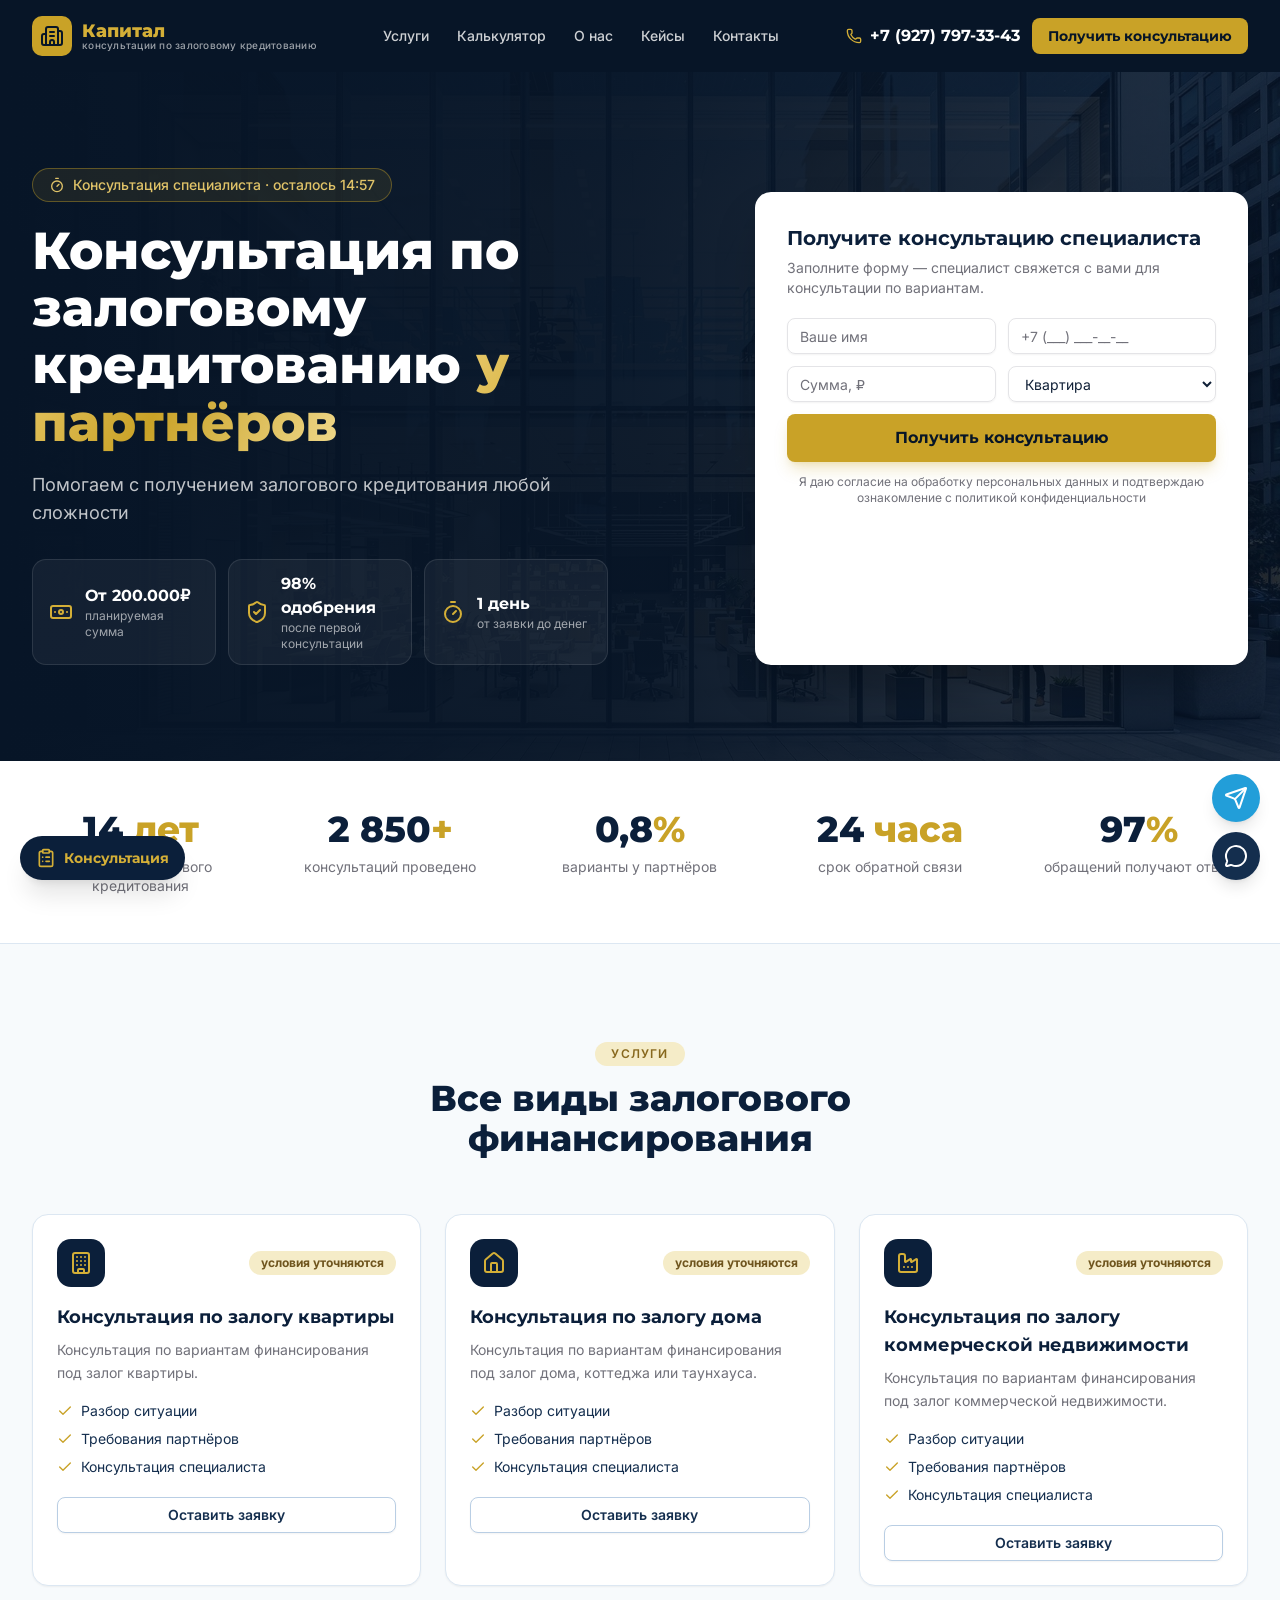
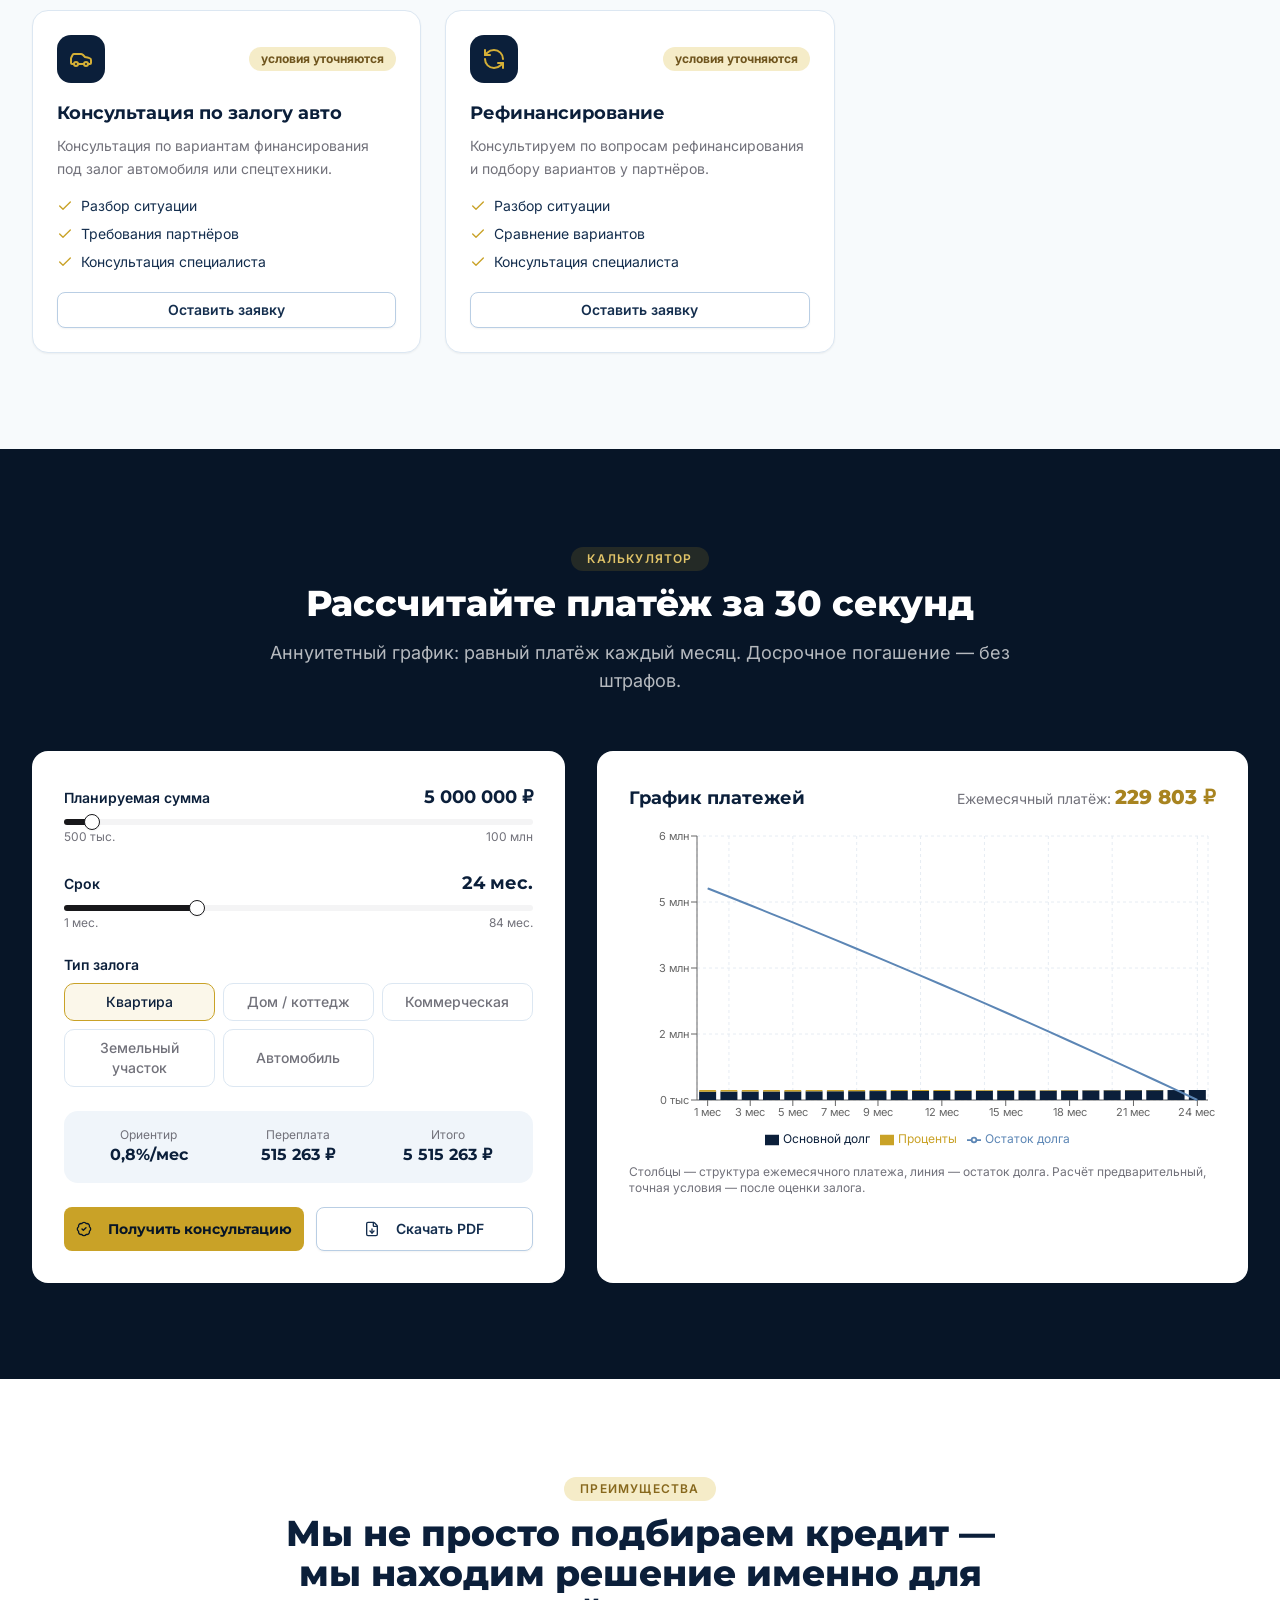
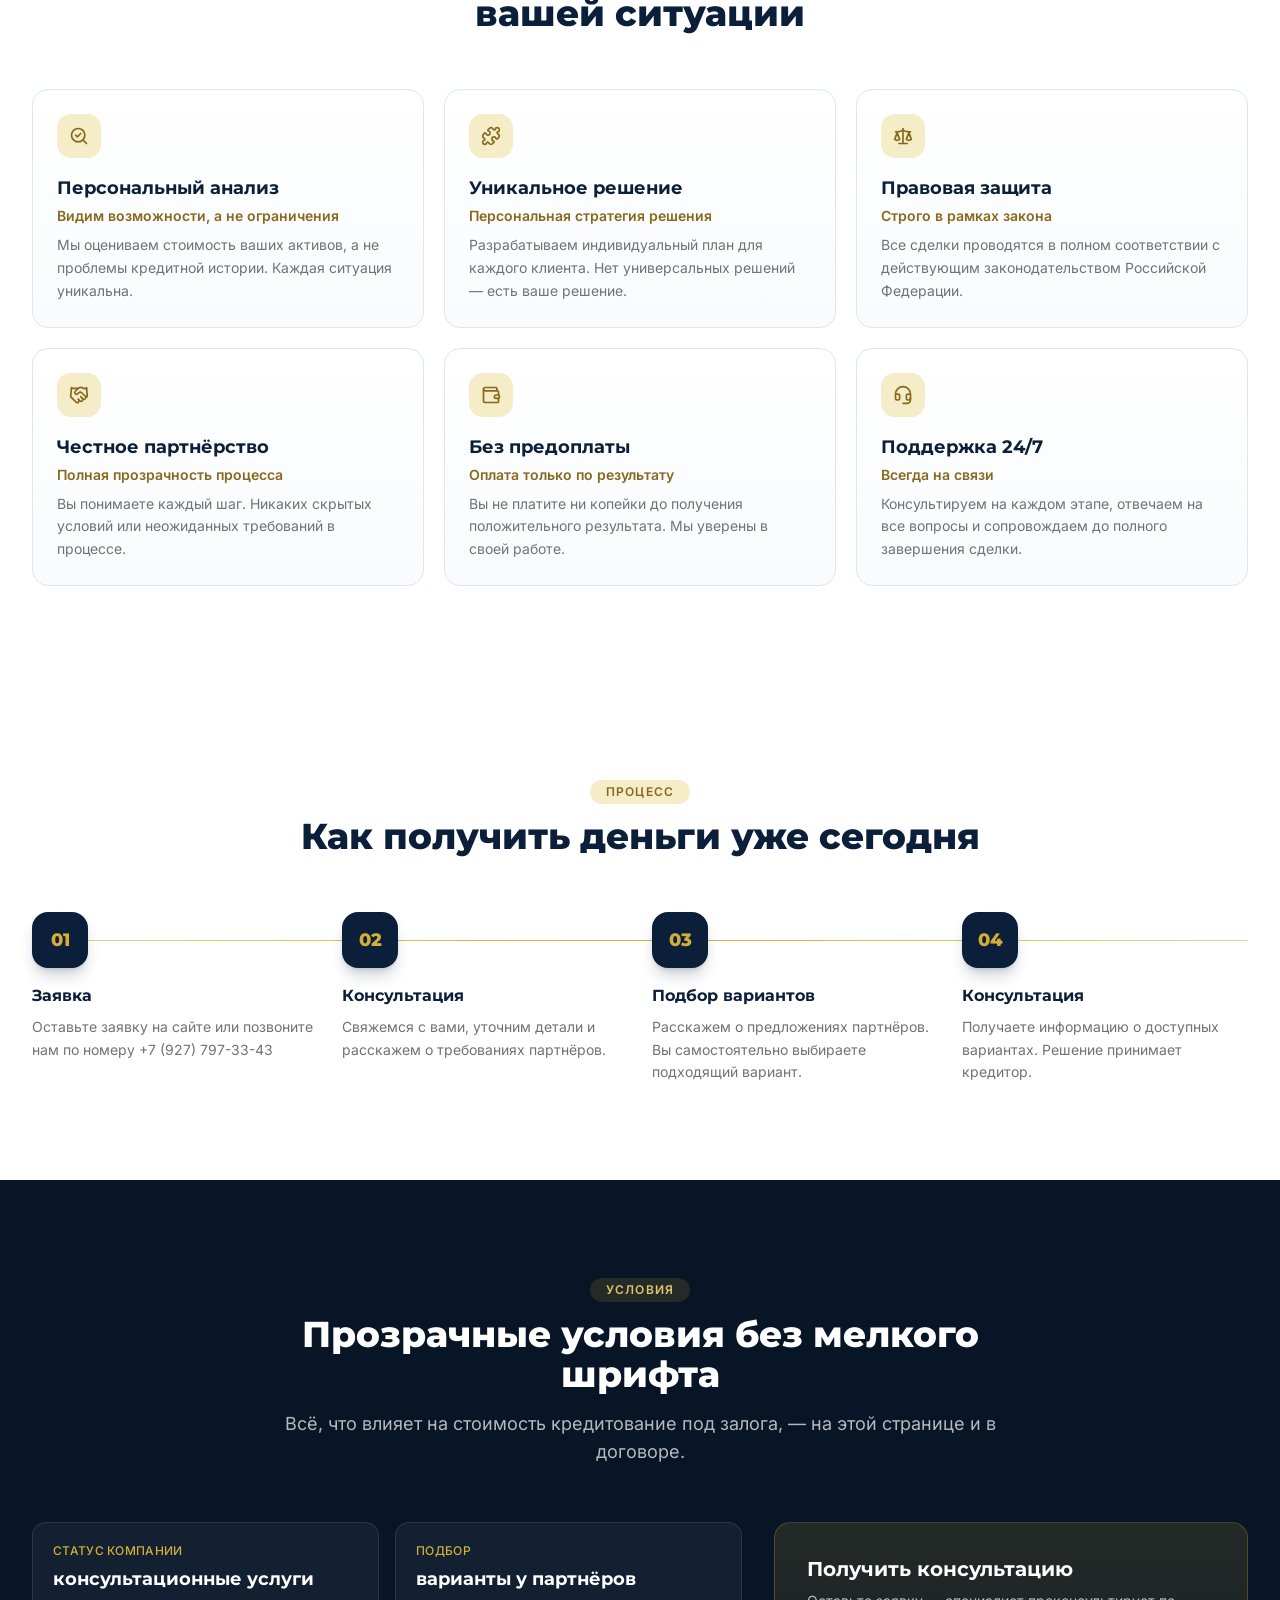
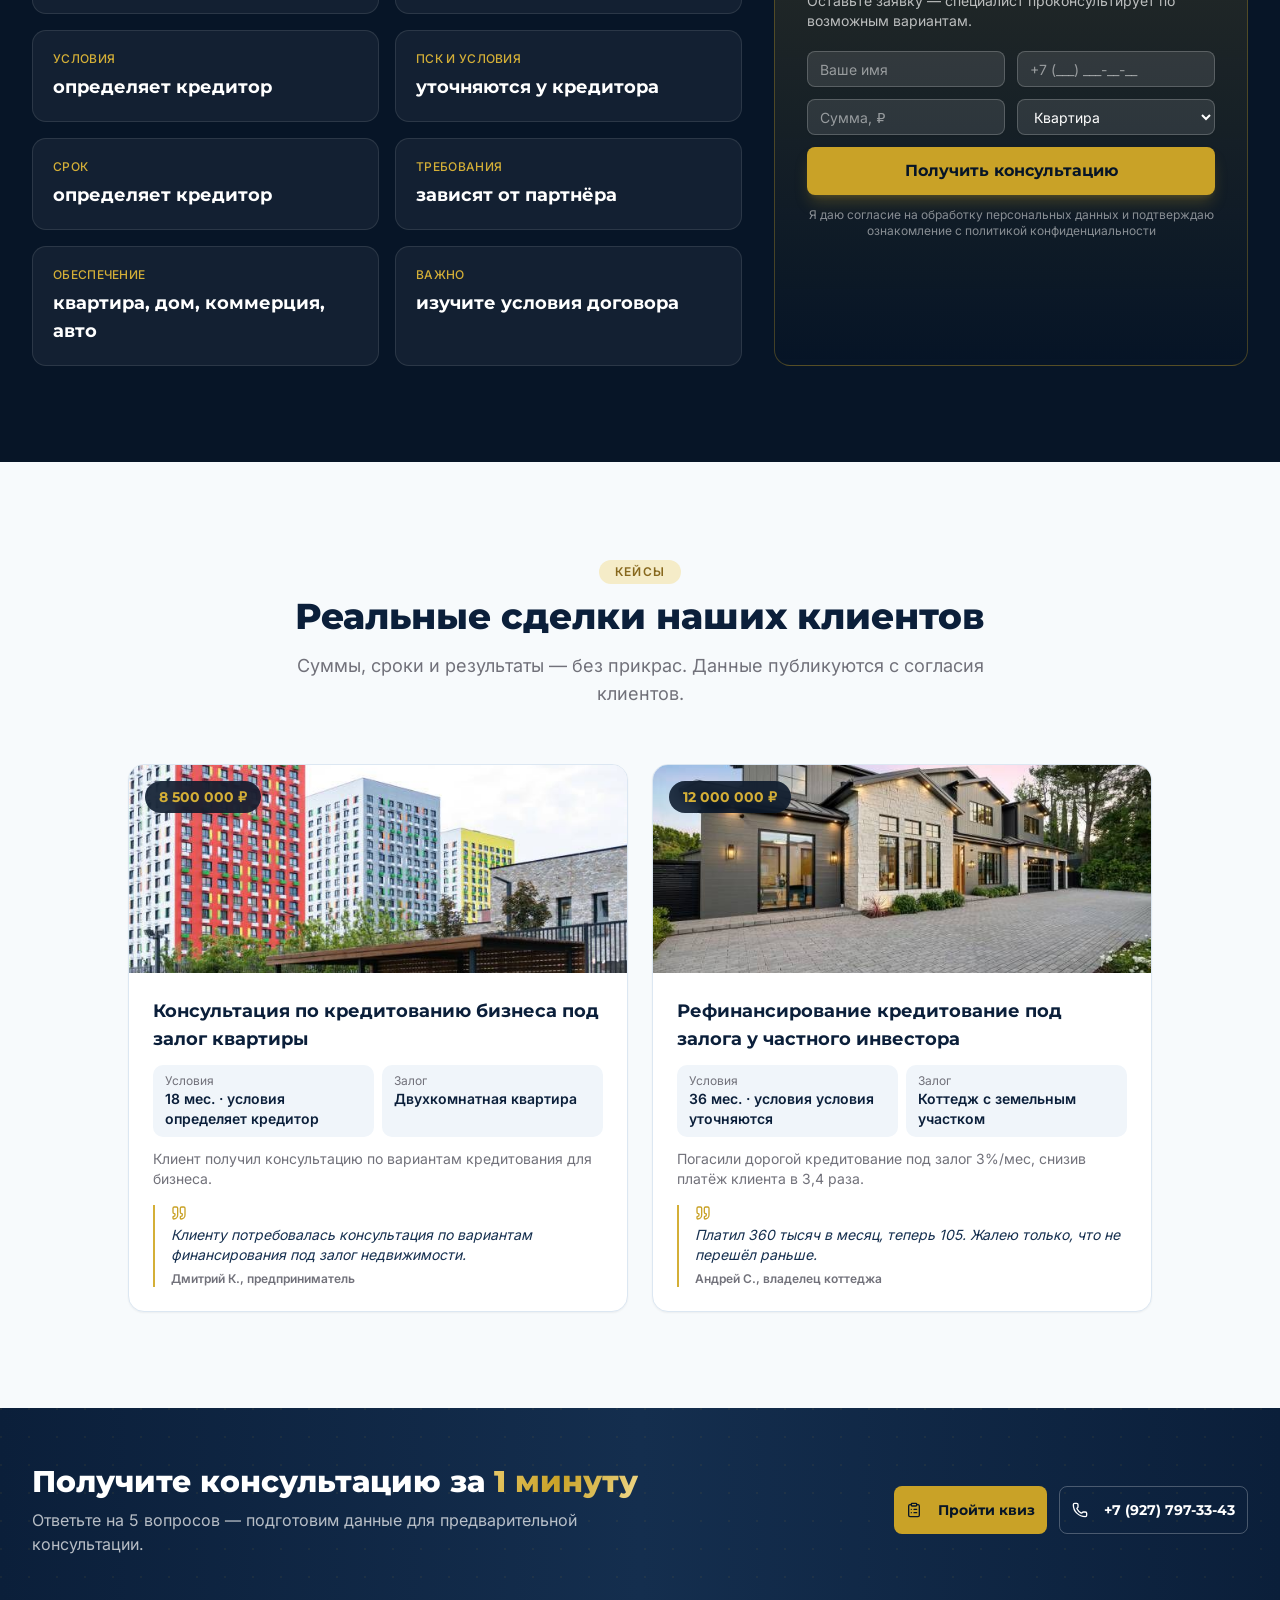
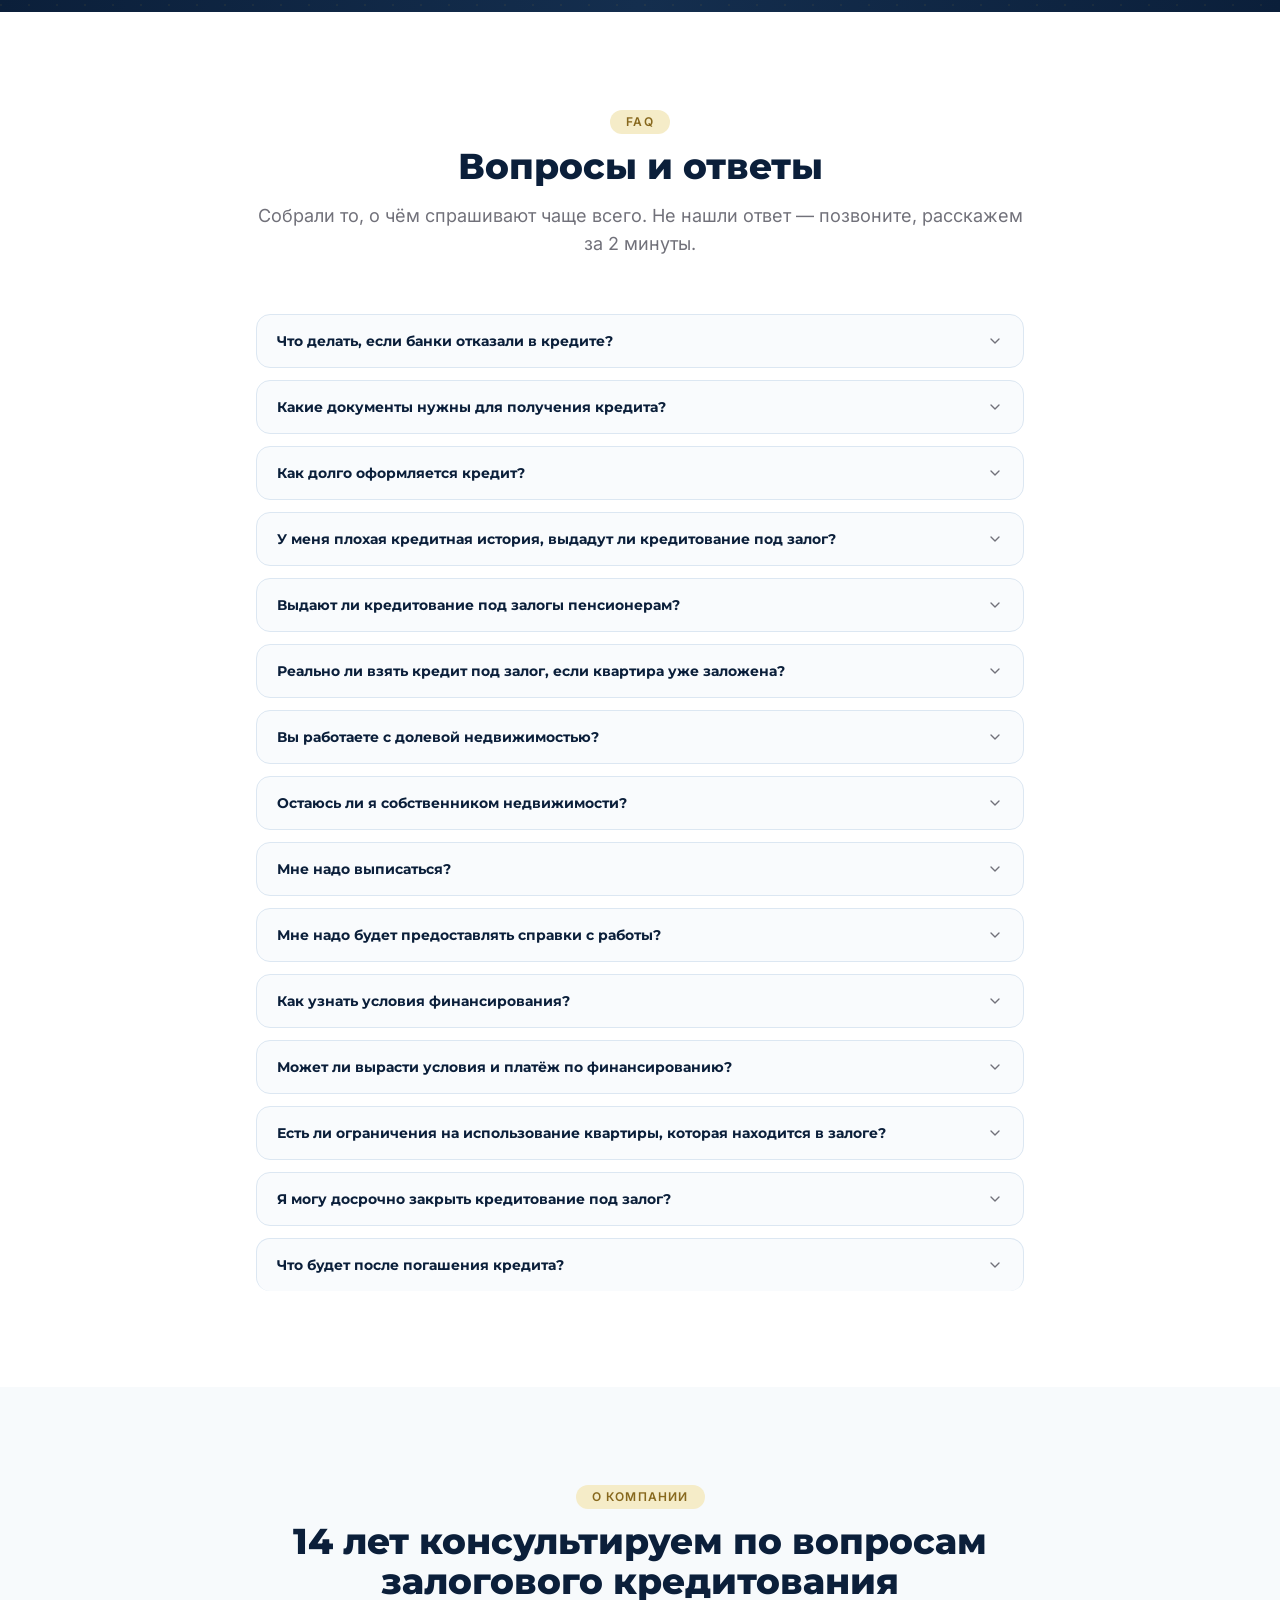
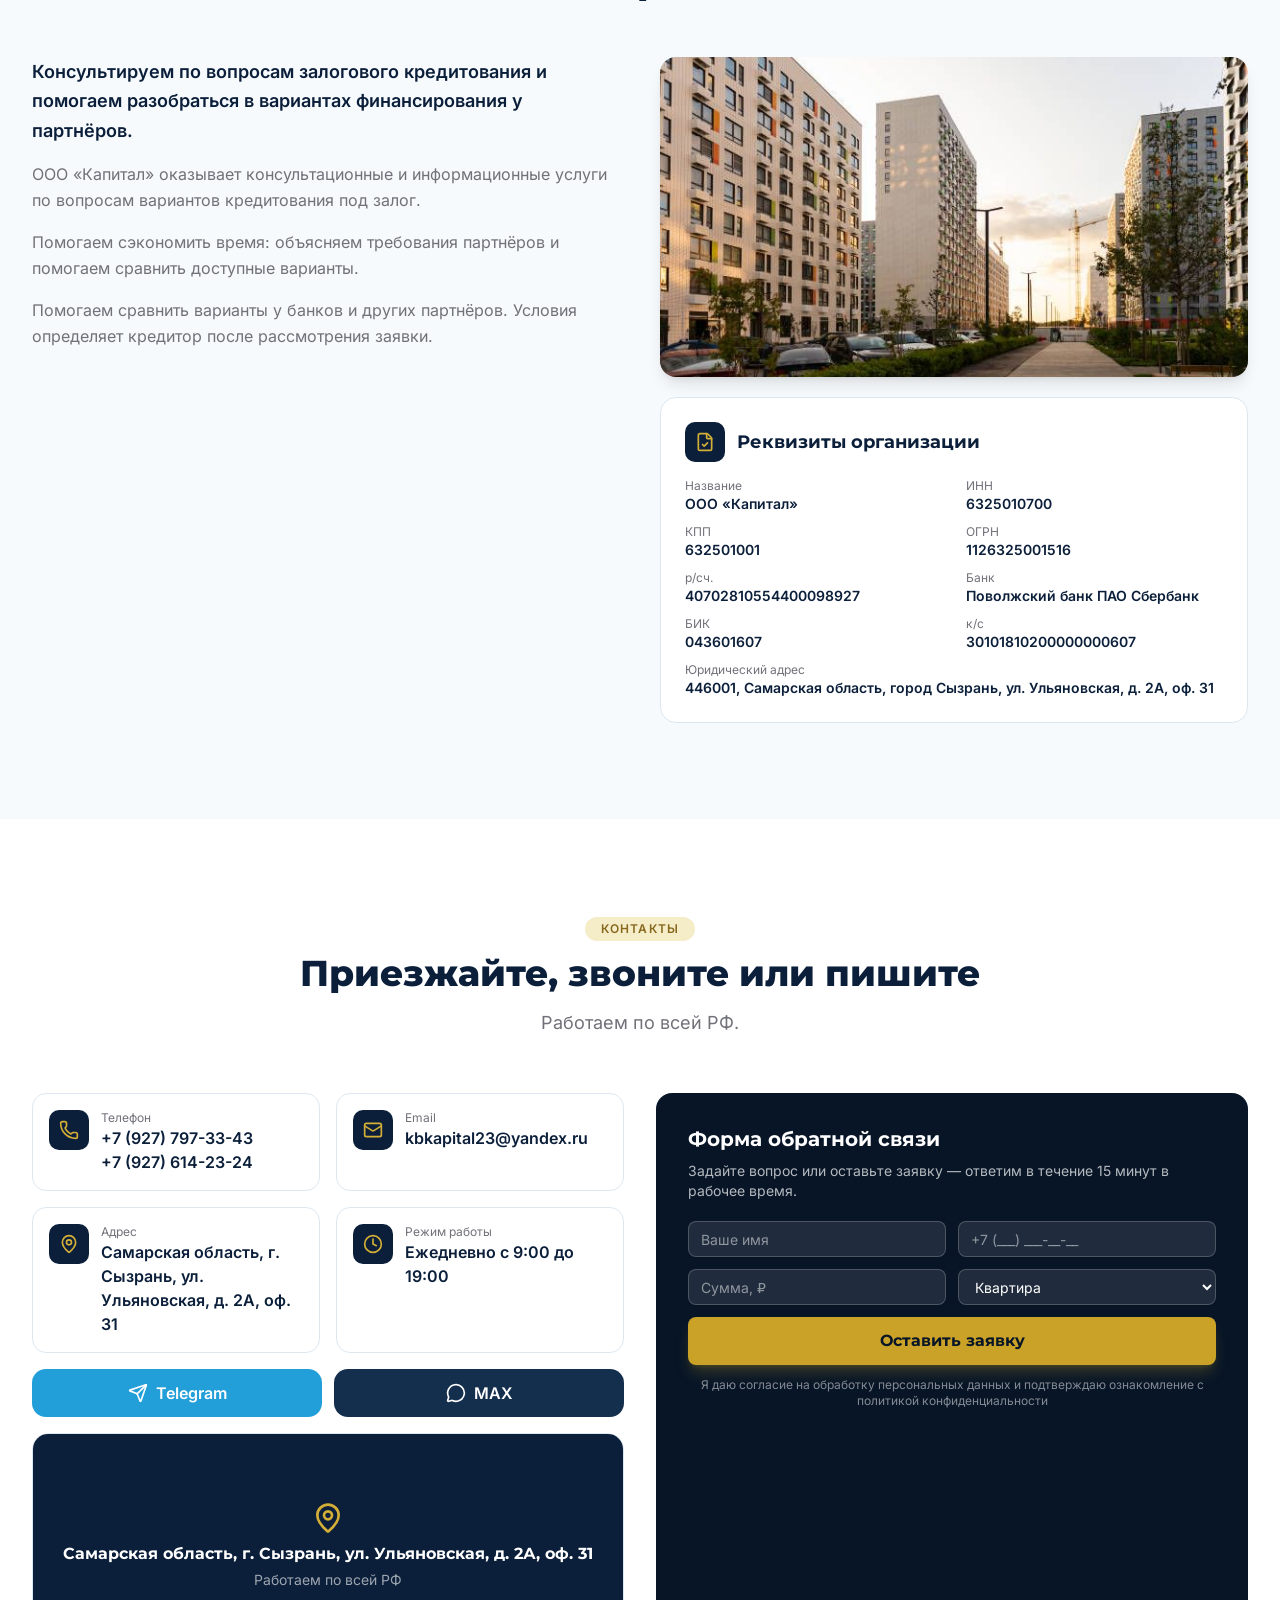
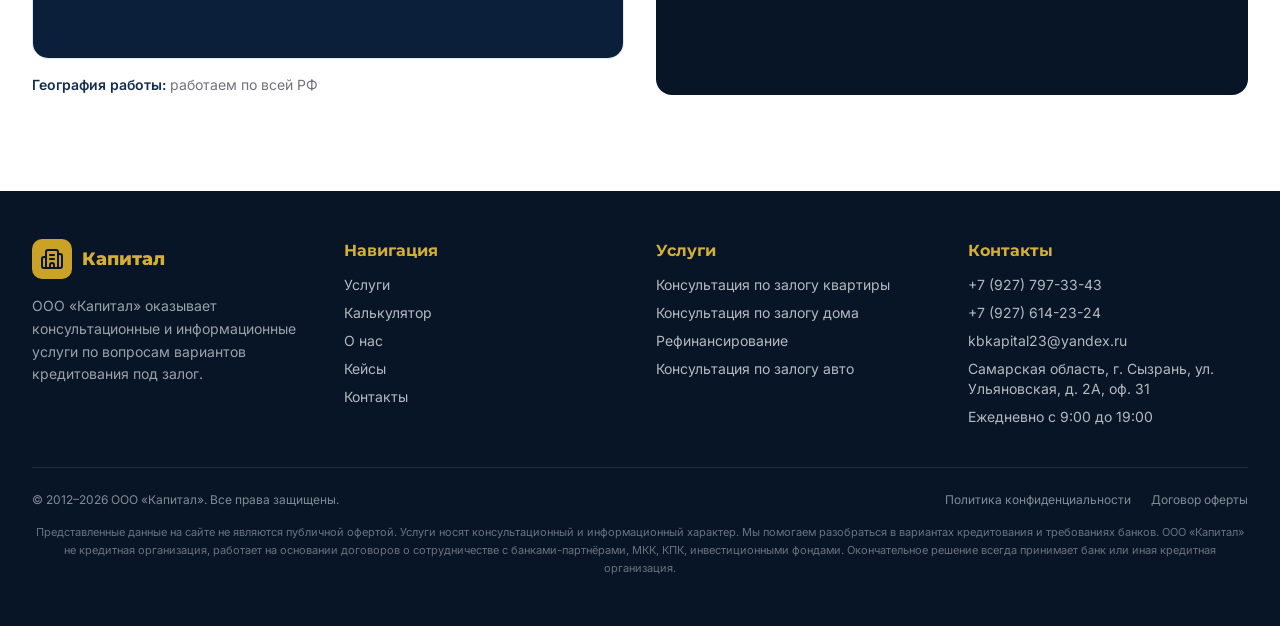
<file: index.html>
<!doctype html>
<html lang="ru">
  <head>
    <meta charset="UTF-8" />
    <meta name="viewport" content="width=device-width, initial-scale=1.0" />
    <link rel="icon" type="image/svg+xml" href="./favicon.svg" />
    <title>Капитал — консультации по залоговому кредитованию</title>
    <meta name="description" content="Консультации и помощь в подборе вариантов залогового кредитования у партнёров по всей России. ООО «Капитал» не является кредитором." />
    <meta name="keywords" content="консультация по залоговому кредитованию, подбор вариантов финансирования, помощь с заявкой под залог" />
    <meta property="og:type" content="website" />
    <meta property="og:title" content="Капитал — консультации по залоговому кредитованию" />
    <meta property="og:description" content="Помощь в подборе вариантов финансирования у партнёров. ООО «Капитал» не является кредитором." />
    <meta property="og:locale" content="ru_RU" />
    <script type="application/ld+json">
    {
      "@context": "https://schema.org",
      "@type": "LocalBusiness",
      "name": "ООО «Капитал»",
      "description": "Консультационные и информационные услуги по вопросам залогового кредитования",
      "telephone": "+7 (927) 797-33-43",
      "email": "kbkapital23@yandex.ru",
      "address": {
        "@type": "PostalAddress",
        "addressRegion": "Самарская область",
        "addressLocality": "Сызрань",
        "streetAddress": "ул. Ульяновская, д. 2А, оф. 31",
        "postalCode": "446001",
        "addressCountry": "RU"
      },
      "openingHours": "Mo-Su 09:00-19:00",
      "priceRange": "₽₽"
    }
    </script>
    <!-- Yandex.Metrika counter -->
    <script type="text/javascript">
      (function(m,e,t,r,i,k,a){
        m[i]=m[i]||function(){(m[i].a=m[i].a||[]).push(arguments)};
        m[i].l=1*new Date();
        for (var j = 0; j < document.scripts.length; j++) {if (document.scripts[j].src === r) { return; }}
        k=e.createElement(t),a=e.getElementsByTagName(t)[0],k.async=1,k.src=r,a.parentNode.insertBefore(k,a)
      })(window, document,'script','https://mc.yandex.ru/metrika/tag.js?id=111931444', 'ym');

      ym(111931444, 'init', {ssr:true, webvisor:true, clickmap:true, ecommerce:"dataLayer", referrer: document.referrer, url: location.href, accurateTrackBounce:true, trackLinks:true});
    </script>
    <noscript><div><img src="https://mc.yandex.ru/watch/111931444" style="position:absolute; left:-9999px;" alt="" /></div></noscript>
    <!-- /Yandex.Metrika counter -->
    <script type="module" crossorigin src="./assets/index-YK1UBjHG.js"></script>
    <link rel="stylesheet" crossorigin href="./assets/index-B0JOKjpl.css">
  </head>
  <body>
    <div id="root"></div>
    <script>
      document.addEventListener('submit', async function (event) {
        const form = event.target;
        if (!(form instanceof HTMLFormElement)) return;

        event.preventDefault();
        event.stopImmediatePropagation();

        const fields = form.querySelectorAll('input, select, textarea');
        const name = fields[0] && fields[0].value.trim();
        const phone = fields[1] && fields[1].value.trim();
        if (!name || !phone) return;

        const submit = form.querySelector('[type="submit"]');
        if (submit) submit.disabled = true;
        try {
          const payload = {
            'access_key': '8fd443c4-8bd4-4034-81d9-63d1ac281aaa',
            'Имя': name,
            'Телефон': phone,
            'Сумма': fields[2] && fields[2].tagName === 'INPUT' ? fields[2].value.trim() : '',
            'Тип залога': form.querySelector('select')?.value || '',
            'Страница': location.href,
            'subject': 'Новая заявка с credit-estate.online',
            'from_name': 'Заявки credit-estate.online'
          };
          const response = await fetch('https://api.web3forms.com/submit', {
            method: 'POST',
            headers: { 'Content-Type': 'application/json', 'Accept': 'application/json' },
            body: JSON.stringify(payload)
          });
          const result = await response.json();
          if (!response.ok || !result.success) throw new Error('Form submission failed');
          form.innerHTML = '<div class="rounded-xl bg-emerald-50 p-5 text-center text-emerald-900"><p class="font-display font-bold">Заявка принята!</p><p class="mt-1 text-sm text-emerald-700">Специалист свяжется с вами в рабочее время для консультации.</p></div>';
        } catch (error) {
          if (submit) submit.disabled = false;
          alert('Не удалось отправить заявку. Позвоните нам по телефону.');
        }
      }, true);
    </script>
    <script>
      function fixMessengerContactLinks() {
        document.querySelectorAll('a[href="https://t.me/89376620020"]').forEach(function (link) {
          link.href = 'https://t.me/+79376620020';
        });
        document.querySelectorAll('a[href="https://max.ru/89376620020"]').forEach(function (link) {
          link.href = 'https://max.ru/u/f9LHodD0cOLYLScx60L26fU0-8UUxbtk9IBem7jlFFLDUg07AC9_S9jcTOM';
        });
      }
      new MutationObserver(fixMessengerContactLinks).observe(document.body, { childList: true, subtree: true });
      fixMessengerContactLinks();
    </script>
    <script>
      /* Content and legal-links patch for the published static build. */
      (function () {
        const replacements = new Map([
          ['Получить деньги', 'Получить консультацию'],
          ['Консультируем по вопросам залогового кредитования и помогаем подобрать варианты у партнёров.', 'Помогаем с получением залогового кредитования любой сложности'],
          ['Нажимая кнопку, вы соглашаетесь с политикой конфиденциальности', 'Я даю согласие на обработку персональных данных и подтверждаю ознакомление с политикой конфиденциальности'],
          ['Всё, что влияет на стоимость кредитования под залога, — на этой странице и в договоре.', 'Всё, что влияет на стоимость кредитования под залог, — на этой странице и в договоре.'],
          ['Всё, что влияет на стоимость кредитования под залога, — на этой странице и в договоре', 'Всё, что влияет на стоимость кредитования под залог, — на этой странице и в договоре']
        ]);

        function replaceText(node) {
          const walker = document.createTreeWalker(node || document.body, NodeFilter.SHOW_TEXT);
          const nodes = [];
          while (walker.nextNode()) nodes.push(walker.currentNode);
          nodes.forEach(function (textNode) {
            let value = textNode.nodeValue;
            replacements.forEach(function (to, from) { value = value.split(from).join(to); });
            if (value !== textNode.nodeValue) textNode.nodeValue = value;
          });
        }

        function addQuizConsent() {
          document.querySelectorAll('button').forEach(function (button) {
            if (button.textContent.replace(/\s+/g, ' ').trim() !== 'Получить консультацию') return;
            const parent = button.parentElement;
            const consentText = 'Я даю согласие на обработку персональных данных и подтверждаю ознакомление с политикой конфиденциальности';
            /* The build already contains a consent note in some forms. Do not add a second identical note. */
            if (!parent || parent.querySelector('[data-quiz-consent]') || parent.textContent.replace(/\s+/g, ' ').includes(consentText)) return;
            const note = document.createElement('p');
            note.dataset.quizConsent = 'true';
            note.className = 'mt-3 text-center text-xs text-muted-foreground';
            note.textContent = consentText;
            parent.insertBefore(note, button.nextSibling);
          });
        }

        function updateServiceButtons() {
          document.querySelectorAll('a').forEach(function (link) {
            if (link.textContent.replace(/\s+/g, ' ').trim().indexOf('Подробнее') !== -1) {
              link.textContent = 'Оставить заявку';
            }
          });
        }

        function applySitePatch() {
          replaceText();
          addQuizConsent();
          updateServiceButtons();

          if (document.body.dataset.capitalStaticPatchApplied === 'true') return;
          document.body.dataset.capitalStaticPatchApplied = 'true';

          document.querySelectorAll('a').forEach(function (link) {
            const label = link.textContent.replace(/\s+/g, ' ').trim();
            if (label === 'Подробнее') {
              link.childNodes.forEach(function (node) { if (node.nodeType === Node.TEXT_NODE) node.nodeValue = 'Оставить заявку '; });
            }
            if (label === 'Политика конфиденциальности') link.href = './privacy-policy.html';
            if (label === 'Договор оферты') {
              link.href = './personal-data-policy.html';
              link.textContent = 'Политика персональных данных';
            }
          });

          const privacyLink = document.querySelector('a[href="./privacy-policy.html"]');
          const personalDataLink = document.querySelector('a[href="./personal-data-policy.html"]');
          if (privacyLink && personalDataLink && privacyLink.parentElement === personalDataLink.parentElement) {
            privacyLink.parentElement.insertBefore(personalDataLink, privacyLink);
          }

          document.querySelectorAll('p').forEach(function (p) {
            if (p.textContent.includes('Всё, что влияет на стоимость кредитования под залога')) {
              p.textContent = p.textContent.replaceAll('под залога', 'под залог');
            }
          });

          const hero = document.querySelector('#top h1');
          if (hero) hero.textContent = 'Консультация по залоговому кредитованию у партнёра';

          document.querySelectorAll('li, p').forEach(function (element) {
            if (element.textContent.includes('Оставьте заявку на сайте или позвоните нам по номеру +7 (927) 797-33-43')) {
              element.innerHTML = 'Оставьте заявку на сайте или позвоните нам по номеру <a class="underline underline-offset-2" href="tel:+79277973343">+7 (927) 797-33-43</a>';
            }
          });
        }

        document.addEventListener('DOMContentLoaded', function () {
          applySitePatch();
          new MutationObserver(function () { replaceText(); addQuizConsent(); updateServiceButtons(); }).observe(document.body, { childList: true, subtree: true });
        });
      })();
    </script>
  </body>
</html>
</file>
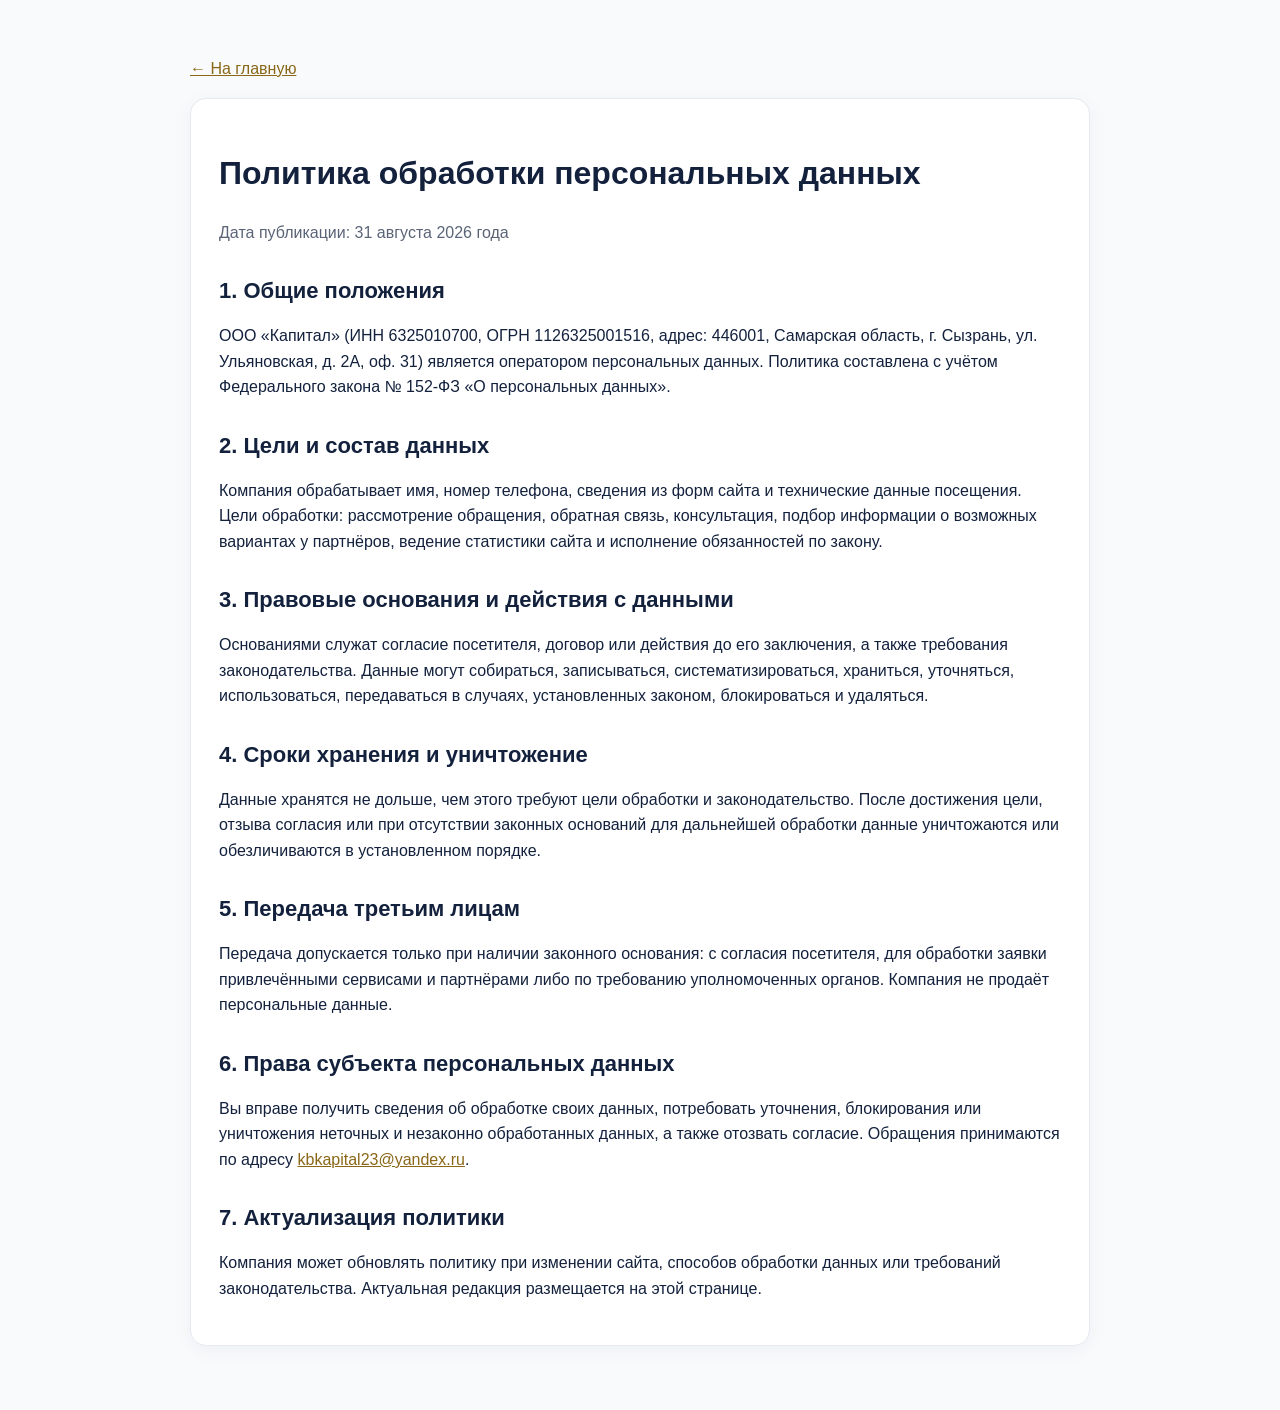
<file: personal-data-policy.html>
<!doctype html>
<html lang="ru">
<head>
  <meta charset="UTF-8">
  <meta name="viewport" content="width=device-width, initial-scale=1.0">
  <title>Политика обработки персональных данных — ООО «Капитал»</title>
  <link rel="icon" type="image/svg+xml" href="./favicon.svg">
  <style>body{margin:0;background:#f8fafc;color:#13213d;font:16px/1.6 Arial,sans-serif}.wrap{max-width:900px;margin:0 auto;padding:40px 20px 64px}h1,h2{line-height:1.25}h1{font-size:32px}h2{margin-top:32px;font-size:22px}a{color:#8a6717}.card{background:#fff;border:1px solid #e6eaf0;border-radius:16px;padding:28px;box-shadow:0 4px 20px #13213d0c}.muted{color:#5a6477}</style>
</head>
<body><main class="wrap"><p><a href="./">← На главную</a></p><article class="card">
  <h1>Политика обработки персональных данных</h1>
  <p class="muted">Дата публикации: 31 августа 2026 года</p>
  <h2>1. Общие положения</h2>
  <p>ООО «Капитал» (ИНН 6325010700, ОГРН 1126325001516, адрес: 446001, Самарская область, г. Сызрань, ул. Ульяновская, д. 2А, оф. 31) является оператором персональных данных. Политика составлена с учётом Федерального закона № 152-ФЗ «О персональных данных».</p>
  <h2>2. Цели и состав данных</h2>
  <p>Компания обрабатывает имя, номер телефона, сведения из форм сайта и технические данные посещения. Цели обработки: рассмотрение обращения, обратная связь, консультация, подбор информации о возможных вариантах у партнёров, ведение статистики сайта и исполнение обязанностей по закону.</p>
  <h2>3. Правовые основания и действия с данными</h2>
  <p>Основаниями служат согласие посетителя, договор или действия до его заключения, а также требования законодательства. Данные могут собираться, записываться, систематизироваться, храниться, уточняться, использоваться, передаваться в случаях, установленных законом, блокироваться и удаляться.</p>
  <h2>4. Сроки хранения и уничтожение</h2>
  <p>Данные хранятся не дольше, чем этого требуют цели обработки и законодательство. После достижения цели, отзыва согласия или при отсутствии законных оснований для дальнейшей обработки данные уничтожаются или обезличиваются в установленном порядке.</p>
  <h2>5. Передача третьим лицам</h2>
  <p>Передача допускается только при наличии законного основания: с согласия посетителя, для обработки заявки привлечёнными сервисами и партнёрами либо по требованию уполномоченных органов. Компания не продаёт персональные данные.</p>
  <h2>6. Права субъекта персональных данных</h2>
  <p>Вы вправе получить сведения об обработке своих данных, потребовать уточнения, блокирования или уничтожения неточных и незаконно обработанных данных, а также отозвать согласие. Обращения принимаются по адресу <a href="mailto:kbkapital23@yandex.ru">kbkapital23@yandex.ru</a>.</p>
  <h2>7. Актуализация политики</h2>
  <p>Компания может обновлять политику при изменении сайта, способов обработки данных или требований законодательства. Актуальная редакция размещается на этой странице.</p>
</article></main></body></html>
</file>
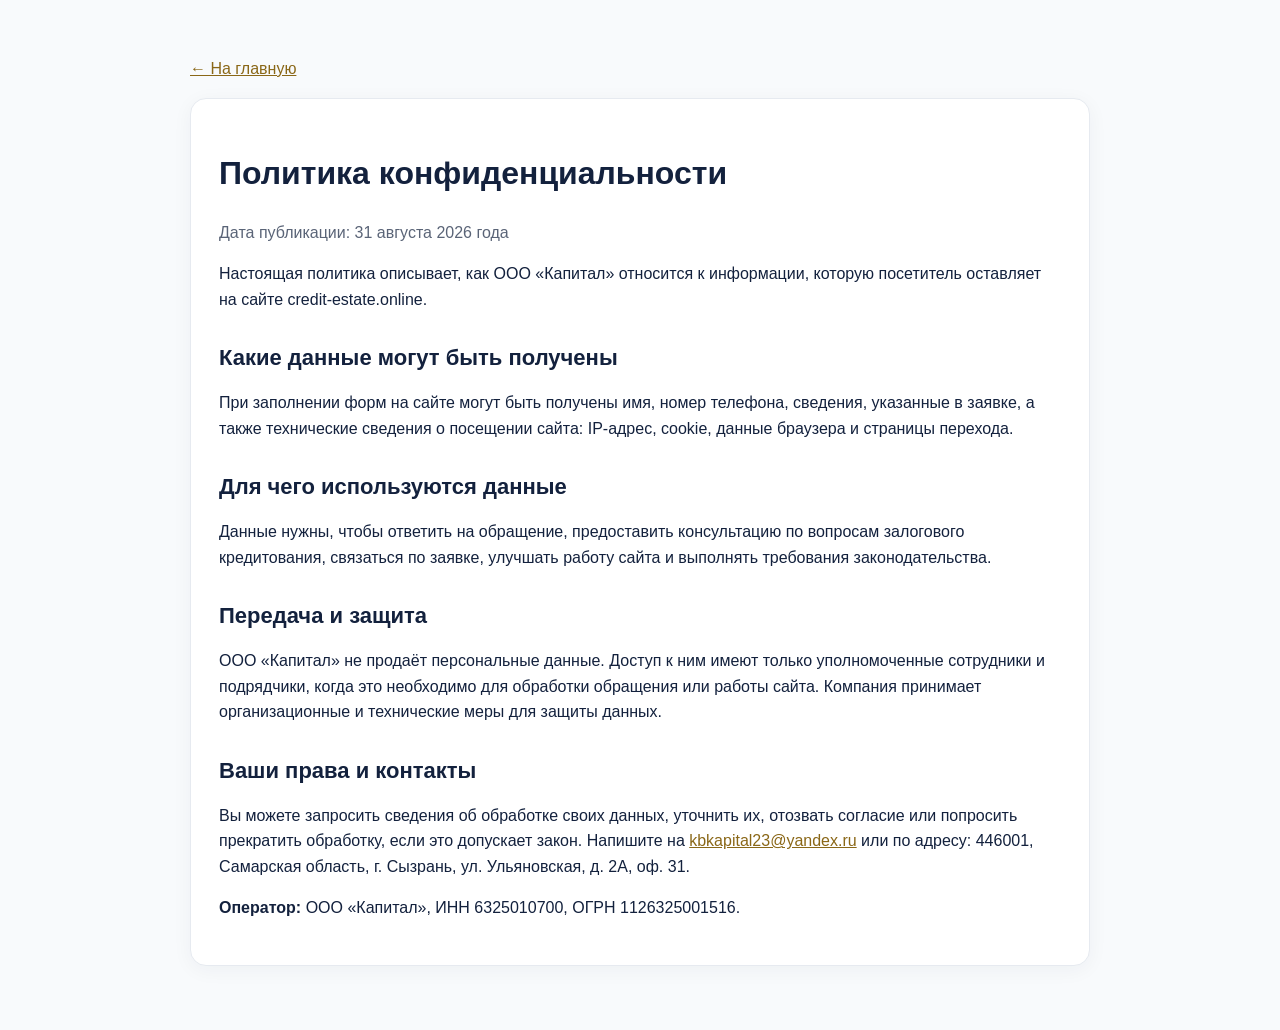
<file: privacy-policy.html>
<!doctype html>
<html lang="ru">
<head>
  <meta charset="UTF-8">
  <meta name="viewport" content="width=device-width, initial-scale=1.0">
  <title>Политика конфиденциальности — ООО «Капитал»</title>
  <link rel="icon" type="image/svg+xml" href="./favicon.svg">
  <style>body{margin:0;background:#f8fafc;color:#13213d;font:16px/1.6 Arial,sans-serif}.wrap{max-width:900px;margin:0 auto;padding:40px 20px 64px}h1,h2{line-height:1.25}h1{font-size:32px}h2{margin-top:32px;font-size:22px}a{color:#8a6717}.card{background:#fff;border:1px solid #e6eaf0;border-radius:16px;padding:28px;box-shadow:0 4px 20px #13213d0c}.muted{color:#5a6477}</style>
</head>
<body><main class="wrap"><p><a href="./">← На главную</a></p><article class="card">
  <h1>Политика конфиденциальности</h1>
  <p class="muted">Дата публикации: 31 августа 2026 года</p>
  <p>Настоящая политика описывает, как ООО «Капитал» относится к информации, которую посетитель оставляет на сайте credit-estate.online.</p>
  <h2>Какие данные могут быть получены</h2>
  <p>При заполнении форм на сайте могут быть получены имя, номер телефона, сведения, указанные в заявке, а также технические сведения о посещении сайта: IP-адрес, cookie, данные браузера и страницы перехода.</p>
  <h2>Для чего используются данные</h2>
  <p>Данные нужны, чтобы ответить на обращение, предоставить консультацию по вопросам залогового кредитования, связаться по заявке, улучшать работу сайта и выполнять требования законодательства.</p>
  <h2>Передача и защита</h2>
  <p>ООО «Капитал» не продаёт персональные данные. Доступ к ним имеют только уполномоченные сотрудники и подрядчики, когда это необходимо для обработки обращения или работы сайта. Компания принимает организационные и технические меры для защиты данных.</p>
  <h2>Ваши права и контакты</h2>
  <p>Вы можете запросить сведения об обработке своих данных, уточнить их, отозвать согласие или попросить прекратить обработку, если это допускает закон. Напишите на <a href="mailto:kbkapital23@yandex.ru">kbkapital23@yandex.ru</a> или по адресу: 446001, Самарская область, г. Сызрань, ул. Ульяновская, д. 2А, оф. 31.</p>
  <p><strong>Оператор:</strong> ООО «Капитал», ИНН 6325010700, ОГРН 1126325001516.</p>
</article></main></body></html>
</file>
<file: assets/index-B0JOKjpl.css>
@font-face{font-family:Inter;font-style:normal;font-weight:400;font-display:swap;src:url(./inter-400-cyrillic-DqGufNeO.woff2) format("woff2");unicode-range:U+0301,U+0400-045F,U+0490-0491,U+04B0-04B1,U+2116}@font-face{font-family:Inter;font-style:normal;font-weight:400;font-display:swap;src:url(./inter-400-latin-Dx4kXJAl.woff2) format("woff2");unicode-range:U+0000-00FF,U+0131,U+0152-0153,U+02BB-02BC,U+02C6,U+02DA,U+02DC,U+0304,U+0308,U+0329,U+2000-206F,U+20AC,U+2122,U+2191,U+2193,U+2212,U+2215,U+FEFF,U+FFFD}@font-face{font-family:Inter;font-style:normal;font-weight:500;font-display:swap;src:url(./inter-400-cyrillic-DqGufNeO.woff2) format("woff2");unicode-range:U+0301,U+0400-045F,U+0490-0491,U+04B0-04B1,U+2116}@font-face{font-family:Inter;font-style:normal;font-weight:500;font-display:swap;src:url(./inter-400-latin-Dx4kXJAl.woff2) format("woff2");unicode-range:U+0000-00FF,U+0131,U+0152-0153,U+02BB-02BC,U+02C6,U+02DA,U+02DC,U+0304,U+0308,U+0329,U+2000-206F,U+20AC,U+2122,U+2191,U+2193,U+2212,U+2215,U+FEFF,U+FFFD}@font-face{font-family:Inter;font-style:normal;font-weight:600;font-display:swap;src:url(./inter-400-cyrillic-DqGufNeO.woff2) format("woff2");unicode-range:U+0301,U+0400-045F,U+0490-0491,U+04B0-04B1,U+2116}@font-face{font-family:Inter;font-style:normal;font-weight:600;font-display:swap;src:url(./inter-400-latin-Dx4kXJAl.woff2) format("woff2");unicode-range:U+0000-00FF,U+0131,U+0152-0153,U+02BB-02BC,U+02C6,U+02DA,U+02DC,U+0304,U+0308,U+0329,U+2000-206F,U+20AC,U+2122,U+2191,U+2193,U+2212,U+2215,U+FEFF,U+FFFD}@font-face{font-family:Inter;font-style:normal;font-weight:700;font-display:swap;src:url(./inter-400-cyrillic-DqGufNeO.woff2) format("woff2");unicode-range:U+0301,U+0400-045F,U+0490-0491,U+04B0-04B1,U+2116}@font-face{font-family:Inter;font-style:normal;font-weight:700;font-display:swap;src:url(./inter-400-latin-Dx4kXJAl.woff2) format("woff2");unicode-range:U+0000-00FF,U+0131,U+0152-0153,U+02BB-02BC,U+02C6,U+02DA,U+02DC,U+0304,U+0308,U+0329,U+2000-206F,U+20AC,U+2122,U+2191,U+2193,U+2212,U+2215,U+FEFF,U+FFFD}@font-face{font-family:Montserrat;font-style:normal;font-weight:600;font-display:swap;src:url(./montserrat-600-cyrillic-EAA9jha_.woff2) format("woff2");unicode-range:U+0301,U+0400-045F,U+0490-0491,U+04B0-04B1,U+2116}@font-face{font-family:Montserrat;font-style:normal;font-weight:600;font-display:swap;src:url(./montserrat-600-latin-l_AIctKy.woff2) format("woff2");unicode-range:U+0000-00FF,U+0131,U+0152-0153,U+02BB-02BC,U+02C6,U+02DA,U+02DC,U+0304,U+0308,U+0329,U+2000-206F,U+20AC,U+2122,U+2191,U+2193,U+2212,U+2215,U+FEFF,U+FFFD}@font-face{font-family:Montserrat;font-style:normal;font-weight:700;font-display:swap;src:url(./montserrat-600-cyrillic-EAA9jha_.woff2) format("woff2");unicode-range:U+0301,U+0400-045F,U+0490-0491,U+04B0-04B1,U+2116}@font-face{font-family:Montserrat;font-style:normal;font-weight:700;font-display:swap;src:url(./montserrat-600-latin-l_AIctKy.woff2) format("woff2");unicode-range:U+0000-00FF,U+0131,U+0152-0153,U+02BB-02BC,U+02C6,U+02DA,U+02DC,U+0304,U+0308,U+0329,U+2000-206F,U+20AC,U+2122,U+2191,U+2193,U+2212,U+2215,U+FEFF,U+FFFD}@font-face{font-family:Montserrat;font-style:normal;font-weight:800;font-display:swap;src:url(./montserrat-600-cyrillic-EAA9jha_.woff2) format("woff2");unicode-range:U+0301,U+0400-045F,U+0490-0491,U+04B0-04B1,U+2116}@font-face{font-family:Montserrat;font-style:normal;font-weight:800;font-display:swap;src:url(./montserrat-600-latin-l_AIctKy.woff2) format("woff2");unicode-range:U+0000-00FF,U+0131,U+0152-0153,U+02BB-02BC,U+02C6,U+02DA,U+02DC,U+0304,U+0308,U+0329,U+2000-206F,U+20AC,U+2122,U+2191,U+2193,U+2212,U+2215,U+FEFF,U+FFFD}*,:before,:after{--tw-border-spacing-x: 0;--tw-border-spacing-y: 0;--tw-translate-x: 0;--tw-translate-y: 0;--tw-rotate: 0;--tw-skew-x: 0;--tw-skew-y: 0;--tw-scale-x: 1;--tw-scale-y: 1;--tw-pan-x: ;--tw-pan-y: ;--tw-pinch-zoom: ;--tw-scroll-snap-strictness: proximity;--tw-gradient-from-position: ;--tw-gradient-via-position: ;--tw-gradient-to-position: ;--tw-ordinal: ;--tw-slashed-zero: ;--tw-numeric-figure: ;--tw-numeric-spacing: ;--tw-numeric-fraction: ;--tw-ring-inset: ;--tw-ring-offset-width: 0px;--tw-ring-offset-color: #fff;--tw-ring-color: rgb(59 130 246 / .5);--tw-ring-offset-shadow: 0 0 #0000;--tw-ring-shadow: 0 0 #0000;--tw-shadow: 0 0 #0000;--tw-shadow-colored: 0 0 #0000;--tw-blur: ;--tw-brightness: ;--tw-contrast: ;--tw-grayscale: ;--tw-hue-rotate: ;--tw-invert: ;--tw-saturate: ;--tw-sepia: ;--tw-drop-shadow: ;--tw-backdrop-blur: ;--tw-backdrop-brightness: ;--tw-backdrop-contrast: ;--tw-backdrop-grayscale: ;--tw-backdrop-hue-rotate: ;--tw-backdrop-invert: ;--tw-backdrop-opacity: ;--tw-backdrop-saturate: ;--tw-backdrop-sepia: ;--tw-contain-size: ;--tw-contain-layout: ;--tw-contain-paint: ;--tw-contain-style: }::backdrop{--tw-border-spacing-x: 0;--tw-border-spacing-y: 0;--tw-translate-x: 0;--tw-translate-y: 0;--tw-rotate: 0;--tw-skew-x: 0;--tw-skew-y: 0;--tw-scale-x: 1;--tw-scale-y: 1;--tw-pan-x: ;--tw-pan-y: ;--tw-pinch-zoom: ;--tw-scroll-snap-strictness: proximity;--tw-gradient-from-position: ;--tw-gradient-via-position: ;--tw-gradient-to-position: ;--tw-ordinal: ;--tw-slashed-zero: ;--tw-numeric-figure: ;--tw-numeric-spacing: ;--tw-numeric-fraction: ;--tw-ring-inset: ;--tw-ring-offset-width: 0px;--tw-ring-offset-color: #fff;--tw-ring-color: rgb(59 130 246 / .5);--tw-ring-offset-shadow: 0 0 #0000;--tw-ring-shadow: 0 0 #0000;--tw-shadow: 0 0 #0000;--tw-shadow-colored: 0 0 #0000;--tw-blur: ;--tw-brightness: ;--tw-contrast: ;--tw-grayscale: ;--tw-hue-rotate: ;--tw-invert: ;--tw-saturate: ;--tw-sepia: ;--tw-drop-shadow: ;--tw-backdrop-blur: ;--tw-backdrop-brightness: ;--tw-backdrop-contrast: ;--tw-backdrop-grayscale: ;--tw-backdrop-hue-rotate: ;--tw-backdrop-invert: ;--tw-backdrop-opacity: ;--tw-backdrop-saturate: ;--tw-backdrop-sepia: ;--tw-contain-size: ;--tw-contain-layout: ;--tw-contain-paint: ;--tw-contain-style: }*,:before,:after{box-sizing:border-box;border-width:0;border-style:solid;border-color:#e5e7eb}:before,:after{--tw-content: ""}html,:host{line-height:1.5;-webkit-text-size-adjust:100%;-moz-tab-size:4;-o-tab-size:4;tab-size:4;font-family:Inter,system-ui,sans-serif;font-feature-settings:normal;font-variation-settings:normal;-webkit-tap-highlight-color:transparent}body{margin:0;line-height:inherit}hr{height:0;color:inherit;border-top-width:1px}abbr:where([title]){-webkit-text-decoration:underline dotted;text-decoration:underline dotted}h1,h2,h3,h4,h5,h6{font-size:inherit;font-weight:inherit}a{color:inherit;text-decoration:inherit}b,strong{font-weight:bolder}code,kbd,samp,pre{font-family:ui-monospace,SFMono-Regular,Menlo,Monaco,Consolas,Liberation Mono,Courier New,monospace;font-feature-settings:normal;font-variation-settings:normal;font-size:1em}small{font-size:80%}sub,sup{font-size:75%;line-height:0;position:relative;vertical-align:baseline}sub{bottom:-.25em}sup{top:-.5em}table{text-indent:0;border-color:inherit;border-collapse:collapse}button,input,optgroup,select,textarea{font-family:inherit;font-feature-settings:inherit;font-variation-settings:inherit;font-size:100%;font-weight:inherit;line-height:inherit;letter-spacing:inherit;color:inherit;margin:0;padding:0}button,select{text-transform:none}button,input:where([type=button]),input:where([type=reset]),input:where([type=submit]){-webkit-appearance:button;background-color:transparent;background-image:none}:-moz-focusring{outline:auto}:-moz-ui-invalid{box-shadow:none}progress{vertical-align:baseline}::-webkit-inner-spin-button,::-webkit-outer-spin-button{height:auto}[type=search]{-webkit-appearance:textfield;outline-offset:-2px}::-webkit-search-decoration{-webkit-appearance:none}::-webkit-file-upload-button{-webkit-appearance:button;font:inherit}summary{display:list-item}blockquote,dl,dd,h1,h2,h3,h4,h5,h6,hr,figure,p,pre{margin:0}fieldset{margin:0;padding:0}legend{padding:0}ol,ul,menu{list-style:none;margin:0;padding:0}dialog{padding:0}textarea{resize:vertical}input::-moz-placeholder,textarea::-moz-placeholder{opacity:1;color:#9ca3af}input::placeholder,textarea::placeholder{opacity:1;color:#9ca3af}button,[role=button]{cursor:pointer}:disabled{cursor:default}img,svg,video,canvas,audio,iframe,embed,object{display:block;vertical-align:middle}img,video{max-width:100%;height:auto}[hidden]:where(:not([hidden=until-found])){display:none}:root{--background: 0 0% 100%;--foreground: 216 55% 14%;--card: 0 0% 100%;--card-foreground: 240 10% 3.9%;--popover: 0 0% 100%;--popover-foreground: 240 10% 3.9%;--primary: 240 5.9% 10%;--primary-foreground: 0 0% 98%;--secondary: 240 4.8% 95.9%;--secondary-foreground: 240 5.9% 10%;--muted: 240 4.8% 95.9%;--muted-foreground: 240 3.8% 46.1%;--accent: 240 4.8% 95.9%;--accent-foreground: 240 5.9% 10%;--destructive: 0 84.2% 60.2%;--destructive-foreground: 0 0% 98%;--border: 240 5.9% 90%;--input: 240 5.9% 90%;--ring: 240 5.9% 10%;--radius: .625rem;--sidebar-background: 0 0% 98%;--sidebar-foreground: 240 5.3% 26.1%;--sidebar-primary: 240 5.9% 10%;--sidebar-primary-foreground: 0 0% 98%;--sidebar-accent: 240 4.8% 95.9%;--sidebar-accent-foreground: 240 5.9% 10%;--sidebar-border: 220 13% 91%;--sidebar-ring: 217.2 91.2% 59.8%}.dark{--background: 240 10% 3.9%;--foreground: 0 0% 98%;--card: 240 10% 3.9%;--card-foreground: 0 0% 98%;--popover: 240 10% 3.9%;--popover-foreground: 0 0% 98%;--primary: 0 0% 98%;--primary-foreground: 240 5.9% 10%;--secondary: 240 3.7% 15.9%;--secondary-foreground: 0 0% 98%;--muted: 240 3.7% 15.9%;--muted-foreground: 240 5% 64.9%;--accent: 240 3.7% 15.9%;--accent-foreground: 0 0% 98%;--destructive: 0 62.8% 30.6%;--destructive-foreground: 0 0% 98%;--border: 240 3.7% 15.9%;--input: 240 3.7% 15.9%;--ring: 240 4.9% 83.9%;--sidebar-background: 240 5.9% 10%;--sidebar-foreground: 240 4.8% 95.9%;--sidebar-primary: 224.3 76.3% 48%;--sidebar-primary-foreground: 0 0% 100%;--sidebar-accent: 240 3.7% 15.9%;--sidebar-accent-foreground: 240 4.8% 95.9%;--sidebar-border: 240 3.7% 15.9%;--sidebar-ring: 217.2 91.2% 59.8%}*{border-color:hsl(var(--border))}html{scroll-behavior:smooth}body{background-color:hsl(var(--background));font-family:Inter,system-ui,sans-serif;color:hsl(var(--foreground));-webkit-font-smoothing:antialiased;-moz-osx-font-smoothing:grayscale}h1,h2,h3,h4{font-family:Montserrat,Inter,sans-serif}::-moz-selection{background:#d9a52040}::selection{background:#d9a52040}.sr-only{position:absolute;width:1px;height:1px;padding:0;margin:-1px;overflow:hidden;clip:rect(0,0,0,0);white-space:nowrap;border-width:0}.pointer-events-none{pointer-events:none}.visible{visibility:visible}.invisible{visibility:hidden}.fixed{position:fixed}.absolute{position:absolute}.relative{position:relative}.inset-0{inset:0}.inset-x-0{left:0;right:0}.inset-y-0{top:0;bottom:0}.-bottom-12{bottom:-3rem}.-left-12{left:-3rem}.-right-12{right:-3rem}.-top-12{top:-3rem}.bottom-0{bottom:0}.bottom-5{bottom:1.25rem}.left-0{left:0}.left-1\/2{left:50%}.left-2{left:.5rem}.left-4{left:1rem}.left-\[50\%\]{left:50%}.right-0{right:0}.right-1{right:.25rem}.right-2{right:.5rem}.right-3{right:.75rem}.right-4{right:1rem}.top-0{top:0}.top-1\.5{top:.375rem}.top-1\/2{top:50%}.top-3\.5{top:.875rem}.top-4{top:1rem}.top-7{top:1.75rem}.top-\[1px\]{top:1px}.top-\[50\%\]{top:50%}.top-\[60\%\]{top:60%}.top-full{top:100%}.isolate{isolation:isolate}.z-10{z-index:10}.z-20{z-index:20}.z-40{z-index:40}.z-50{z-index:50}.z-\[1\]{z-index:1}.order-first{order:-9999}.order-last{order:9999}.col-start-2{grid-column-start:2}.row-span-2{grid-row:span 2 / span 2}.row-start-1{grid-row-start:1}.\!m-0{margin:0!important}.-mx-1{margin-left:-.25rem;margin-right:-.25rem}.-my-2{margin-top:-.5rem;margin-bottom:-.5rem}.mx-2{margin-left:.5rem;margin-right:.5rem}.mx-3\.5{margin-left:.875rem;margin-right:.875rem}.mx-auto{margin-left:auto;margin-right:auto}.my-0{margin-top:0;margin-bottom:0}.my-0\.5{margin-top:.125rem;margin-bottom:.125rem}.my-1{margin-top:.25rem;margin-bottom:.25rem}.-ml-4{margin-left:-1rem}.-mt-4{margin-top:-1rem}.mb-1{margin-bottom:.25rem}.mb-10{margin-bottom:2.5rem}.mb-2{margin-bottom:.5rem}.mb-3{margin-bottom:.75rem}.mb-4{margin-bottom:1rem}.mb-5{margin-bottom:1.25rem}.mb-6{margin-bottom:1.5rem}.ml-1{margin-left:.25rem}.ml-1\.5{margin-left:.375rem}.ml-4{margin-left:1rem}.ml-auto{margin-left:auto}.mr-1{margin-right:.25rem}.mr-2{margin-right:.5rem}.mt-0\.5{margin-top:.125rem}.mt-1{margin-top:.25rem}.mt-1\.5{margin-top:.375rem}.mt-10{margin-top:2.5rem}.mt-2{margin-top:.5rem}.mt-3{margin-top:.75rem}.mt-4{margin-top:1rem}.mt-5{margin-top:1.25rem}.mt-6{margin-top:1.5rem}.mt-8{margin-top:2rem}.mt-auto{margin-top:auto}.line-clamp-1{overflow:hidden;display:-webkit-box;-webkit-box-orient:vertical;-webkit-line-clamp:1}.line-clamp-2{overflow:hidden;display:-webkit-box;-webkit-box-orient:vertical;-webkit-line-clamp:2}.block{display:block}.inline-block{display:inline-block}.flex{display:flex}.inline-flex{display:inline-flex}.table{display:table}.table-caption{display:table-caption}.table-cell{display:table-cell}.table-row{display:table-row}.grid{display:grid}.hidden{display:none}.aspect-square{aspect-ratio:1 / 1}.aspect-video{aspect-ratio:16 / 9}.size-10{width:2.5rem;height:2.5rem}.size-2{width:.5rem;height:.5rem}.size-2\.5{width:.625rem;height:.625rem}.size-3{width:.75rem;height:.75rem}.size-3\.5{width:.875rem;height:.875rem}.size-4{width:1rem;height:1rem}.size-6{width:1.5rem;height:1.5rem}.size-7{width:1.75rem;height:1.75rem}.size-8{width:2rem;height:2rem}.size-9{width:2.25rem;height:2.25rem}.size-auto{width:auto;height:auto}.size-full{width:100%;height:100%}.h-1\.5{height:.375rem}.h-10{height:2.5rem}.h-11{height:2.75rem}.h-12{height:3rem}.h-14{height:3.5rem}.h-16{height:4rem}.h-2{height:.5rem}.h-2\.5{height:.625rem}.h-4{height:1rem}.h-5{height:1.25rem}.h-52{height:13rem}.h-56{height:14rem}.h-6{height:1.5rem}.h-7{height:1.75rem}.h-72{height:18rem}.h-8{height:2rem}.h-9{height:2.25rem}.h-\[1\.15rem\]{height:1.15rem}.h-\[320px\]{height:320px}.h-\[calc\(100\%-1px\)\]{height:calc(100% - 1px)}.h-\[var\(--radix-navigation-menu-viewport-height\)\]{height:var(--radix-navigation-menu-viewport-height)}.h-\[var\(--radix-select-trigger-height\)\]{height:var(--radix-select-trigger-height)}.h-auto{height:auto}.h-full{height:100%}.h-px{height:1px}.h-svh{height:100svh}.max-h-\[300px\]{max-height:300px}.min-h-0{min-height:0px}.min-h-16{min-height:4rem}.min-h-4{min-height:1rem}.min-h-screen{min-height:100vh}.min-h-svh{min-height:100svh}.w-0{width:0px}.w-1{width:.25rem}.w-10{width:2.5rem}.w-11{width:2.75rem}.w-12{width:3rem}.w-14{width:3.5rem}.w-2{width:.5rem}.w-2\.5{width:.625rem}.w-3{width:.75rem}.w-3\/4{width:75%}.w-4{width:1rem}.w-5{width:1.25rem}.w-6{width:1.5rem}.w-64{width:16rem}.w-7{width:1.75rem}.w-72{width:18rem}.w-8{width:2rem}.w-80{width:20rem}.w-9{width:2.25rem}.w-\[100px\]{width:100px}.w-auto{width:auto}.w-fit{width:-moz-fit-content;width:fit-content}.w-full{width:100%}.w-max{width:-moz-max-content;width:max-content}.w-px{width:1px}.min-w-0{min-width:0px}.min-w-10{min-width:2.5rem}.min-w-5{min-width:1.25rem}.min-w-8{min-width:2rem}.min-w-9{min-width:2.25rem}.min-w-\[12rem\]{min-width:12rem}.min-w-\[8rem\]{min-width:8rem}.min-w-\[var\(--radix-select-trigger-width\)\]{min-width:var(--radix-select-trigger-width)}.max-w-3xl{max-width:48rem}.max-w-5xl{max-width:64rem}.max-w-\[calc\(100\%-2rem\)\]{max-width:calc(100% - 2rem)}.max-w-max{max-width:-moz-max-content;max-width:max-content}.max-w-sm{max-width:24rem}.max-w-xl{max-width:36rem}.flex-1{flex:1 1 0%}.shrink-0{flex-shrink:0}.grow{flex-grow:1}.grow-0{flex-grow:0}.basis-full{flex-basis:100%}.caption-bottom{caption-side:bottom}.border-collapse{border-collapse:collapse}.-translate-x-1\/2{--tw-translate-x: -50%;transform:translate(var(--tw-translate-x),var(--tw-translate-y)) rotate(var(--tw-rotate)) skew(var(--tw-skew-x)) skewY(var(--tw-skew-y)) scaleX(var(--tw-scale-x)) scaleY(var(--tw-scale-y))}.-translate-x-px{--tw-translate-x: -1px;transform:translate(var(--tw-translate-x),var(--tw-translate-y)) rotate(var(--tw-rotate)) skew(var(--tw-skew-x)) skewY(var(--tw-skew-y)) scaleX(var(--tw-scale-x)) scaleY(var(--tw-scale-y))}.-translate-y-1\/2{--tw-translate-y: -50%;transform:translate(var(--tw-translate-x),var(--tw-translate-y)) rotate(var(--tw-rotate)) skew(var(--tw-skew-x)) skewY(var(--tw-skew-y)) scaleX(var(--tw-scale-x)) scaleY(var(--tw-scale-y))}.translate-x-\[-50\%\]{--tw-translate-x: -50%;transform:translate(var(--tw-translate-x),var(--tw-translate-y)) rotate(var(--tw-rotate)) skew(var(--tw-skew-x)) skewY(var(--tw-skew-y)) scaleX(var(--tw-scale-x)) scaleY(var(--tw-scale-y))}.translate-x-px{--tw-translate-x: 1px;transform:translate(var(--tw-translate-x),var(--tw-translate-y)) rotate(var(--tw-rotate)) skew(var(--tw-skew-x)) skewY(var(--tw-skew-y)) scaleX(var(--tw-scale-x)) scaleY(var(--tw-scale-y))}.translate-y-0\.5{--tw-translate-y: .125rem;transform:translate(var(--tw-translate-x),var(--tw-translate-y)) rotate(var(--tw-rotate)) skew(var(--tw-skew-x)) skewY(var(--tw-skew-y)) scaleX(var(--tw-scale-x)) scaleY(var(--tw-scale-y))}.translate-y-\[-50\%\]{--tw-translate-y: -50%;transform:translate(var(--tw-translate-x),var(--tw-translate-y)) rotate(var(--tw-rotate)) skew(var(--tw-skew-x)) skewY(var(--tw-skew-y)) scaleX(var(--tw-scale-x)) scaleY(var(--tw-scale-y))}.translate-y-\[calc\(-50\%_-_2px\)\]{--tw-translate-y: calc(-50% - 2px) ;transform:translate(var(--tw-translate-x),var(--tw-translate-y)) rotate(var(--tw-rotate)) skew(var(--tw-skew-x)) skewY(var(--tw-skew-y)) scaleX(var(--tw-scale-x)) scaleY(var(--tw-scale-y))}.rotate-45{--tw-rotate: 45deg;transform:translate(var(--tw-translate-x),var(--tw-translate-y)) rotate(var(--tw-rotate)) skew(var(--tw-skew-x)) skewY(var(--tw-skew-y)) scaleX(var(--tw-scale-x)) scaleY(var(--tw-scale-y))}.rotate-90{--tw-rotate: 90deg;transform:translate(var(--tw-translate-x),var(--tw-translate-y)) rotate(var(--tw-rotate)) skew(var(--tw-skew-x)) skewY(var(--tw-skew-y)) scaleX(var(--tw-scale-x)) scaleY(var(--tw-scale-y))}.transform{transform:translate(var(--tw-translate-x),var(--tw-translate-y)) rotate(var(--tw-rotate)) skew(var(--tw-skew-x)) skewY(var(--tw-skew-y)) scaleX(var(--tw-scale-x)) scaleY(var(--tw-scale-y))}@keyframes caret-blink{0%,70%,to{opacity:1}20%,50%{opacity:0}}.animate-caret-blink{animation:caret-blink 1.25s ease-out infinite}@keyframes pulse{50%{opacity:.5}}.animate-pulse{animation:pulse 2s cubic-bezier(.4,0,.6,1) infinite}@keyframes spin{to{transform:rotate(360deg)}}.animate-spin{animation:spin 1s linear infinite}.cursor-default{cursor:default}.cursor-text{cursor:text}.touch-none{touch-action:none}.select-none{-webkit-user-select:none;-moz-user-select:none;user-select:none}.resize-none{resize:none}.scroll-my-1{scroll-margin-top:.25rem;scroll-margin-bottom:.25rem}.scroll-py-1{scroll-padding-top:.25rem;scroll-padding-bottom:.25rem}.list-disc{list-style-type:disc}.list-none{list-style-type:none}.auto-rows-min{grid-auto-rows:min-content}.grid-cols-1{grid-template-columns:repeat(1,minmax(0,1fr))}.grid-cols-2{grid-template-columns:repeat(2,minmax(0,1fr))}.grid-cols-3{grid-template-columns:repeat(3,minmax(0,1fr))}.grid-cols-\[0_1fr\]{grid-template-columns:0 1fr}.grid-rows-\[auto_auto\]{grid-template-rows:auto auto}.flex-row{flex-direction:row}.flex-col{flex-direction:column}.flex-col-reverse{flex-direction:column-reverse}.flex-wrap{flex-wrap:wrap}.place-content-center{place-content:center}.items-start{align-items:flex-start}.items-end{align-items:flex-end}.items-center{align-items:center}.items-baseline{align-items:baseline}.items-stretch{align-items:stretch}.justify-start{justify-content:flex-start}.justify-center{justify-content:center}.justify-between{justify-content:space-between}.justify-items-start{justify-items:start}.gap-0\.5{gap:.125rem}.gap-1{gap:.25rem}.gap-1\.5{gap:.375rem}.gap-10{gap:2.5rem}.gap-2{gap:.5rem}.gap-2\.5{gap:.625rem}.gap-3{gap:.75rem}.gap-4{gap:1rem}.gap-5{gap:1.25rem}.gap-6{gap:1.5rem}.gap-7{gap:1.75rem}.gap-8{gap:2rem}.gap-\[--spacing\(var\(--gap\)\)\]{gap:var(--spacing(var(--gap)))}.gap-x-6{-moz-column-gap:1.5rem;column-gap:1.5rem}.gap-y-0\.5{row-gap:.125rem}.gap-y-2\.5{row-gap:.625rem}.space-y-2>:not([hidden])~:not([hidden]){--tw-space-y-reverse: 0;margin-top:calc(.5rem * calc(1 - var(--tw-space-y-reverse)));margin-bottom:calc(.5rem * var(--tw-space-y-reverse))}.space-y-3>:not([hidden])~:not([hidden]){--tw-space-y-reverse: 0;margin-top:calc(.75rem * calc(1 - var(--tw-space-y-reverse)));margin-bottom:calc(.75rem * var(--tw-space-y-reverse))}.space-y-4>:not([hidden])~:not([hidden]){--tw-space-y-reverse: 0;margin-top:calc(1rem * calc(1 - var(--tw-space-y-reverse)));margin-bottom:calc(1rem * var(--tw-space-y-reverse))}.space-y-5>:not([hidden])~:not([hidden]){--tw-space-y-reverse: 0;margin-top:calc(1.25rem * calc(1 - var(--tw-space-y-reverse)));margin-bottom:calc(1.25rem * var(--tw-space-y-reverse))}.self-start{align-self:flex-start}.self-stretch{align-self:stretch}.justify-self-end{justify-self:end}.overflow-auto{overflow:auto}.overflow-hidden{overflow:hidden}.overflow-x-auto{overflow-x:auto}.overflow-y-auto{overflow-y:auto}.overflow-x-hidden{overflow-x:hidden}.whitespace-nowrap{white-space:nowrap}.text-balance{text-wrap:balance}.break-words{overflow-wrap:break-word}.break-all{word-break:break-all}.rounded-2xl{border-radius:1rem}.rounded-\[2px\]{border-radius:2px}.rounded-\[4px\]{border-radius:4px}.rounded-\[calc\(var\(--radius\)-5px\)\]{border-radius:calc(var(--radius) - 5px)}.rounded-\[inherit\]{border-radius:inherit}.rounded-full{border-radius:9999px}.rounded-lg{border-radius:var(--radius)}.rounded-md{border-radius:calc(var(--radius) - 2px)}.rounded-none{border-radius:0}.rounded-sm{border-radius:calc(var(--radius) - 4px)}.rounded-xl{border-radius:calc(var(--radius) + 4px)}.rounded-xs{border-radius:calc(var(--radius) - 6px)}.rounded-l-md{border-top-left-radius:calc(var(--radius) - 2px);border-bottom-left-radius:calc(var(--radius) - 2px)}.rounded-r-md{border-top-right-radius:calc(var(--radius) - 2px);border-bottom-right-radius:calc(var(--radius) - 2px)}.rounded-tl-sm{border-top-left-radius:calc(var(--radius) - 4px)}.border{border-width:1px}.border-0{border-width:0px}.border-\[1\.5px\]{border-width:1.5px}.border-y{border-top-width:1px;border-bottom-width:1px}.border-b{border-bottom-width:1px}.border-l{border-left-width:1px}.border-l-2{border-left-width:2px}.border-r{border-right-width:1px}.border-t{border-top-width:1px}.border-dashed{border-style:dashed}.border-border{border-color:hsl(var(--border))}.border-border\/50{border-color:hsl(var(--border) / .5)}.border-gold-400{--tw-border-opacity: 1;border-color:rgb(212 175 55 / var(--tw-border-opacity, 1))}.border-gold-500{--tw-border-opacity: 1;border-color:rgb(201 162 39 / var(--tw-border-opacity, 1))}.border-gold-500\/30{border-color:#c9a2274d}.border-gold-500\/40{border-color:#c9a22766}.border-input{border-color:hsl(var(--input))}.border-navy-100{--tw-border-opacity: 1;border-color:rgb(220 231 242 / var(--tw-border-opacity, 1))}.border-navy-200{--tw-border-opacity: 1;border-color:rgb(185 206 228 / var(--tw-border-opacity, 1))}.border-navy-800{--tw-border-opacity: 1;border-color:rgb(20 46 78 / var(--tw-border-opacity, 1))}.border-primary{border-color:hsl(var(--primary))}.border-sidebar-border{border-color:hsl(var(--sidebar-border))}.border-transparent{border-color:transparent}.border-white\/10{border-color:#ffffff1a}.border-white\/20{border-color:#fff3}.border-white\/25{border-color:#ffffff40}.border-l-transparent{border-left-color:transparent}.border-t-transparent{border-top-color:transparent}.bg-\[\#229ED9\]{--tw-bg-opacity: 1;background-color:rgb(34 158 217 / var(--tw-bg-opacity, 1))}.bg-accent{background-color:hsl(var(--accent))}.bg-background{background-color:hsl(var(--background))}.bg-black\/50{background-color:#00000080}.bg-border{background-color:hsl(var(--border))}.bg-card{background-color:hsl(var(--card))}.bg-destructive{--tw-bg-opacity: 1;background-color:hsl(var(--destructive) / var(--tw-bg-opacity, 1))}.bg-emerald-50{--tw-bg-opacity: 1;background-color:rgb(236 253 245 / var(--tw-bg-opacity, 1))}.bg-foreground{background-color:hsl(var(--foreground))}.bg-gold-100{--tw-bg-opacity: 1;background-color:rgb(245 236 200 / var(--tw-bg-opacity, 1))}.bg-gold-50{--tw-bg-opacity: 1;background-color:rgb(251 247 234 / var(--tw-bg-opacity, 1))}.bg-gold-500{--tw-bg-opacity: 1;background-color:rgb(201 162 39 / var(--tw-bg-opacity, 1))}.bg-gold-500\/10{background-color:#c9a2271a}.bg-gold-500\/15{background-color:#c9a22726}.bg-input{background-color:hsl(var(--input))}.bg-muted{background-color:hsl(var(--muted))}.bg-muted\/50{background-color:hsl(var(--muted) / .5)}.bg-navy-100{--tw-bg-opacity: 1;background-color:rgb(220 231 242 / var(--tw-bg-opacity, 1))}.bg-navy-50{--tw-bg-opacity: 1;background-color:rgb(240 245 250 / var(--tw-bg-opacity, 1))}.bg-navy-50\/40{background-color:#f0f5fa66}.bg-navy-50\/50{background-color:#f0f5fa80}.bg-navy-800{--tw-bg-opacity: 1;background-color:rgb(20 46 78 / var(--tw-bg-opacity, 1))}.bg-navy-900{--tw-bg-opacity: 1;background-color:rgb(11 31 58 / var(--tw-bg-opacity, 1))}.bg-navy-950{--tw-bg-opacity: 1;background-color:rgb(7 21 39 / var(--tw-bg-opacity, 1))}.bg-navy-950\/85{background-color:#071527d9}.bg-navy-950\/95{background-color:#071527f2}.bg-popover{background-color:hsl(var(--popover))}.bg-primary{background-color:hsl(var(--primary))}.bg-primary\/20{background-color:hsl(var(--primary) / .2)}.bg-secondary{background-color:hsl(var(--secondary))}.bg-sidebar{background-color:hsl(var(--sidebar-background))}.bg-sidebar-border{background-color:hsl(var(--sidebar-border))}.bg-transparent{background-color:transparent}.bg-white{--tw-bg-opacity: 1;background-color:rgb(255 255 255 / var(--tw-bg-opacity, 1))}.bg-white\/10{background-color:#ffffff1a}.bg-white\/5{background-color:#ffffff0d}.bg-gradient-to-b{background-image:linear-gradient(to bottom,var(--tw-gradient-stops))}.bg-gradient-to-r{background-image:linear-gradient(to right,var(--tw-gradient-stops))}.from-gold-200{--tw-gradient-from: #ead58c var(--tw-gradient-from-position);--tw-gradient-to: rgb(234 213 140 / 0) var(--tw-gradient-to-position);--tw-gradient-stops: var(--tw-gradient-from), var(--tw-gradient-to)}.from-gold-500\/15{--tw-gradient-from: rgb(201 162 39 / .15) var(--tw-gradient-from-position);--tw-gradient-to: rgb(201 162 39 / 0) var(--tw-gradient-to-position);--tw-gradient-stops: var(--tw-gradient-from), var(--tw-gradient-to)}.from-navy-900{--tw-gradient-from: #0b1f3a var(--tw-gradient-from-position);--tw-gradient-to: rgb(11 31 58 / 0) var(--tw-gradient-to-position);--tw-gradient-stops: var(--tw-gradient-from), var(--tw-gradient-to)}.from-navy-950{--tw-gradient-from: #071527 var(--tw-gradient-from-position);--tw-gradient-to: rgb(7 21 39 / 0) var(--tw-gradient-to-position);--tw-gradient-stops: var(--tw-gradient-from), var(--tw-gradient-to)}.from-white{--tw-gradient-from: #fff var(--tw-gradient-from-position);--tw-gradient-to: rgb(255 255 255 / 0) var(--tw-gradient-to-position);--tw-gradient-stops: var(--tw-gradient-from), var(--tw-gradient-to)}.via-gold-400{--tw-gradient-to: rgb(212 175 55 / 0) var(--tw-gradient-to-position);--tw-gradient-stops: var(--tw-gradient-from), #d4af37 var(--tw-gradient-via-position), var(--tw-gradient-to)}.via-navy-800{--tw-gradient-to: rgb(20 46 78 / 0) var(--tw-gradient-to-position);--tw-gradient-stops: var(--tw-gradient-from), #142e4e var(--tw-gradient-via-position), var(--tw-gradient-to)}.via-navy-950\/85{--tw-gradient-to: rgb(7 21 39 / 0) var(--tw-gradient-to-position);--tw-gradient-stops: var(--tw-gradient-from), rgb(7 21 39 / .85) var(--tw-gradient-via-position), var(--tw-gradient-to)}.to-gold-200{--tw-gradient-to: #ead58c var(--tw-gradient-to-position)}.to-navy-50\/40{--tw-gradient-to: rgb(240 245 250 / .4) var(--tw-gradient-to-position)}.to-navy-900{--tw-gradient-to: #0b1f3a var(--tw-gradient-to-position)}.to-navy-950\/40{--tw-gradient-to: rgb(7 21 39 / .4) var(--tw-gradient-to-position)}.to-transparent{--tw-gradient-to: transparent var(--tw-gradient-to-position)}.fill-current{fill:currentColor}.fill-foreground{fill:hsl(var(--foreground))}.fill-primary{fill:hsl(var(--primary))}.object-cover{-o-object-fit:cover;object-fit:cover}.p-0{padding:0}.p-1{padding:.25rem}.p-2{padding:.5rem}.p-3{padding:.75rem}.p-4{padding:1rem}.p-5{padding:1.25rem}.p-6{padding:1.5rem}.p-\[3px\]{padding:3px}.p-px{padding:1px}.px-1{padding-left:.25rem;padding-right:.25rem}.px-1\.5{padding-left:.375rem;padding-right:.375rem}.px-2{padding-left:.5rem;padding-right:.5rem}.px-2\.5{padding-left:.625rem;padding-right:.625rem}.px-3{padding-left:.75rem;padding-right:.75rem}.px-3\.5{padding-left:.875rem;padding-right:.875rem}.px-4{padding-left:1rem;padding-right:1rem}.px-5{padding-left:1.25rem;padding-right:1.25rem}.px-6{padding-left:1.5rem;padding-right:1.5rem}.py-0\.5{padding-top:.125rem;padding-bottom:.125rem}.py-1{padding-top:.25rem;padding-bottom:.25rem}.py-1\.5{padding-top:.375rem;padding-bottom:.375rem}.py-12{padding-top:3rem;padding-bottom:3rem}.py-14{padding-top:3.5rem;padding-bottom:3.5rem}.py-16{padding-top:4rem;padding-bottom:4rem}.py-2{padding-top:.5rem;padding-bottom:.5rem}.py-3{padding-top:.75rem;padding-bottom:.75rem}.py-4{padding-top:1rem;padding-bottom:1rem}.py-6{padding-top:1.5rem;padding-bottom:1.5rem}.py-8{padding-top:2rem;padding-bottom:2rem}.pb-3{padding-bottom:.75rem}.pb-4{padding-bottom:1rem}.pl-2{padding-left:.5rem}.pl-3{padding-left:.75rem}.pl-4{padding-left:1rem}.pl-8{padding-left:2rem}.pr-1{padding-right:.25rem}.pr-2{padding-right:.5rem}.pr-2\.5{padding-right:.625rem}.pr-3{padding-right:.75rem}.pr-8{padding-right:2rem}.pt-0{padding-top:0}.pt-16{padding-top:4rem}.pt-3{padding-top:.75rem}.pt-4{padding-top:1rem}.pt-6{padding-top:1.5rem}.text-left{text-align:left}.text-center{text-align:center}.align-middle{vertical-align:middle}.font-display{font-family:Montserrat,Inter,sans-serif}.font-mono{font-family:ui-monospace,SFMono-Regular,Menlo,Monaco,Consolas,Liberation Mono,Courier New,monospace}.font-sans{font-family:Inter,system-ui,sans-serif}.text-2xl{font-size:1.5rem;line-height:2rem}.text-3xl{font-size:1.875rem;line-height:2.25rem}.text-\[0\.8rem\]{font-size:.8rem}.text-\[10px\]{font-size:10px}.text-\[11px\]{font-size:11px}.text-base{font-size:1rem;line-height:1.5rem}.text-lg{font-size:1.125rem;line-height:1.75rem}.text-sm{font-size:.875rem;line-height:1.25rem}.text-sm\/relaxed{font-size:.875rem;line-height:1.625}.text-xl{font-size:1.25rem;line-height:1.75rem}.text-xs{font-size:.75rem;line-height:1rem}.font-bold{font-weight:700}.font-extrabold{font-weight:800}.font-medium{font-weight:500}.font-normal{font-weight:400}.font-semibold{font-weight:600}.uppercase{text-transform:uppercase}.italic{font-style:italic}.tabular-nums{--tw-numeric-spacing: tabular-nums;font-variant-numeric:var(--tw-ordinal) var(--tw-slashed-zero) var(--tw-numeric-figure) var(--tw-numeric-spacing) var(--tw-numeric-fraction)}.leading-none{line-height:1}.leading-normal{line-height:1.5}.leading-relaxed{line-height:1.625}.leading-snug{line-height:1.375}.leading-tight{line-height:1.25}.tracking-tight{letter-spacing:-.025em}.tracking-wide{letter-spacing:.025em}.tracking-widest{letter-spacing:.1em}.text-accent-foreground{color:hsl(var(--accent-foreground))}.text-background{color:hsl(var(--background))}.text-card-foreground{color:hsl(var(--card-foreground))}.text-current{color:currentColor}.text-destructive{--tw-text-opacity: 1;color:hsl(var(--destructive) / var(--tw-text-opacity, 1))}.text-emerald-600{--tw-text-opacity: 1;color:rgb(5 150 105 / var(--tw-text-opacity, 1))}.text-emerald-700{--tw-text-opacity: 1;color:rgb(4 120 87 / var(--tw-text-opacity, 1))}.text-emerald-900{--tw-text-opacity: 1;color:rgb(6 78 59 / var(--tw-text-opacity, 1))}.text-foreground{color:hsl(var(--foreground))}.text-gold-300{--tw-text-opacity: 1;color:rgb(224 195 104 / var(--tw-text-opacity, 1))}.text-gold-400{--tw-text-opacity: 1;color:rgb(212 175 55 / var(--tw-text-opacity, 1))}.text-gold-500{--tw-text-opacity: 1;color:rgb(201 162 39 / var(--tw-text-opacity, 1))}.text-gold-600{--tw-text-opacity: 1;color:rgb(168 132 32 / var(--tw-text-opacity, 1))}.text-gold-700{--tw-text-opacity: 1;color:rgb(135 104 29 / var(--tw-text-opacity, 1))}.text-gold-800{--tw-text-opacity: 1;color:rgb(111 85 30 / var(--tw-text-opacity, 1))}.text-muted-foreground{color:hsl(var(--muted-foreground))}.text-navy-800{--tw-text-opacity: 1;color:rgb(20 46 78 / var(--tw-text-opacity, 1))}.text-navy-900{--tw-text-opacity: 1;color:rgb(11 31 58 / var(--tw-text-opacity, 1))}.text-navy-950{--tw-text-opacity: 1;color:rgb(7 21 39 / var(--tw-text-opacity, 1))}.text-popover-foreground{color:hsl(var(--popover-foreground))}.text-primary{color:hsl(var(--primary))}.text-primary-foreground{color:hsl(var(--primary-foreground))}.text-red-300{--tw-text-opacity: 1;color:rgb(252 165 165 / var(--tw-text-opacity, 1))}.text-red-600{--tw-text-opacity: 1;color:rgb(220 38 38 / var(--tw-text-opacity, 1))}.text-secondary-foreground{color:hsl(var(--secondary-foreground))}.text-sidebar-foreground{color:hsl(var(--sidebar-foreground))}.text-sidebar-foreground\/70{color:hsl(var(--sidebar-foreground) / .7)}.text-white{--tw-text-opacity: 1;color:rgb(255 255 255 / var(--tw-text-opacity, 1))}.text-white\/40{color:#fff6}.text-white\/50{color:#ffffff80}.text-white\/60{color:#fff9}.text-white\/70{color:#ffffffb3}.text-white\/75{color:#ffffffbf}.text-white\/80{color:#fffc}.underline-offset-4{text-underline-offset:4px}.opacity-0{opacity:0}.opacity-25{opacity:.25}.opacity-50{opacity:.5}.opacity-70{opacity:.7}.opacity-\[0\.07\]{opacity:.07}.shadow{--tw-shadow: 0 1px 3px 0 rgb(0 0 0 / .1), 0 1px 2px -1px rgb(0 0 0 / .1);--tw-shadow-colored: 0 1px 3px 0 var(--tw-shadow-color), 0 1px 2px -1px var(--tw-shadow-color);box-shadow:var(--tw-ring-offset-shadow, 0 0 #0000),var(--tw-ring-shadow, 0 0 #0000),var(--tw-shadow)}.shadow-2xl{--tw-shadow: 0 25px 50px -12px rgb(0 0 0 / .25);--tw-shadow-colored: 0 25px 50px -12px var(--tw-shadow-color);box-shadow:var(--tw-ring-offset-shadow, 0 0 #0000),var(--tw-ring-shadow, 0 0 #0000),var(--tw-shadow)}.shadow-\[0_0_0_1px_hsl\(var\(--sidebar-border\)\)\]{--tw-shadow: 0 0 0 1px hsl(var(--sidebar-border));--tw-shadow-colored: 0 0 0 1px var(--tw-shadow-color);box-shadow:var(--tw-ring-offset-shadow, 0 0 #0000),var(--tw-ring-shadow, 0 0 #0000),var(--tw-shadow)}.shadow-lg{--tw-shadow: 0 10px 15px -3px rgb(0 0 0 / .1), 0 4px 6px -4px rgb(0 0 0 / .1);--tw-shadow-colored: 0 10px 15px -3px var(--tw-shadow-color), 0 4px 6px -4px var(--tw-shadow-color);box-shadow:var(--tw-ring-offset-shadow, 0 0 #0000),var(--tw-ring-shadow, 0 0 #0000),var(--tw-shadow)}.shadow-md{--tw-shadow: 0 4px 6px -1px rgb(0 0 0 / .1), 0 2px 4px -2px rgb(0 0 0 / .1);--tw-shadow-colored: 0 4px 6px -1px var(--tw-shadow-color), 0 2px 4px -2px var(--tw-shadow-color);box-shadow:var(--tw-ring-offset-shadow, 0 0 #0000),var(--tw-ring-shadow, 0 0 #0000),var(--tw-shadow)}.shadow-none{--tw-shadow: 0 0 #0000;--tw-shadow-colored: 0 0 #0000;box-shadow:var(--tw-ring-offset-shadow, 0 0 #0000),var(--tw-ring-shadow, 0 0 #0000),var(--tw-shadow)}.shadow-sm{--tw-shadow: 0 1px 2px 0 rgb(0 0 0 / .05);--tw-shadow-colored: 0 1px 2px 0 var(--tw-shadow-color);box-shadow:var(--tw-ring-offset-shadow, 0 0 #0000),var(--tw-ring-shadow, 0 0 #0000),var(--tw-shadow)}.shadow-xl{--tw-shadow: 0 20px 25px -5px rgb(0 0 0 / .1), 0 8px 10px -6px rgb(0 0 0 / .1);--tw-shadow-colored: 0 20px 25px -5px var(--tw-shadow-color), 0 8px 10px -6px var(--tw-shadow-color);box-shadow:var(--tw-ring-offset-shadow, 0 0 #0000),var(--tw-ring-shadow, 0 0 #0000),var(--tw-shadow)}.shadow-xs{--tw-shadow: 0 1px 2px 0 rgb(0 0 0 / .05);--tw-shadow-colored: 0 1px 2px 0 var(--tw-shadow-color);box-shadow:var(--tw-ring-offset-shadow, 0 0 #0000),var(--tw-ring-shadow, 0 0 #0000),var(--tw-shadow)}.shadow-gold-500\/25{--tw-shadow-color: rgb(201 162 39 / .25);--tw-shadow: var(--tw-shadow-colored)}.shadow-navy-900\/20{--tw-shadow-color: rgb(11 31 58 / .2);--tw-shadow: var(--tw-shadow-colored)}.outline-none{outline:2px solid transparent;outline-offset:2px}.outline{outline-style:solid}.ring-0{--tw-ring-offset-shadow: var(--tw-ring-inset) 0 0 0 var(--tw-ring-offset-width) var(--tw-ring-offset-color);--tw-ring-shadow: var(--tw-ring-inset) 0 0 0 calc(0px + var(--tw-ring-offset-width)) var(--tw-ring-color);box-shadow:var(--tw-ring-offset-shadow),var(--tw-ring-shadow),var(--tw-shadow, 0 0 #0000)}.ring-ring\/50{--tw-ring-color: hsl(var(--ring) / .5)}.ring-sidebar-ring{--tw-ring-color: hsl(var(--sidebar-ring))}.ring-offset-background{--tw-ring-offset-color: hsl(var(--background))}.filter{filter:var(--tw-blur) var(--tw-brightness) var(--tw-contrast) var(--tw-grayscale) var(--tw-hue-rotate) var(--tw-invert) var(--tw-saturate) var(--tw-sepia) var(--tw-drop-shadow)}.backdrop-blur{--tw-backdrop-blur: blur(8px);-webkit-backdrop-filter:var(--tw-backdrop-blur) var(--tw-backdrop-brightness) var(--tw-backdrop-contrast) var(--tw-backdrop-grayscale) var(--tw-backdrop-hue-rotate) var(--tw-backdrop-invert) var(--tw-backdrop-opacity) var(--tw-backdrop-saturate) var(--tw-backdrop-sepia);backdrop-filter:var(--tw-backdrop-blur) var(--tw-backdrop-brightness) var(--tw-backdrop-contrast) var(--tw-backdrop-grayscale) var(--tw-backdrop-hue-rotate) var(--tw-backdrop-invert) var(--tw-backdrop-opacity) var(--tw-backdrop-saturate) var(--tw-backdrop-sepia)}.transition{transition-property:color,background-color,border-color,text-decoration-color,fill,stroke,opacity,box-shadow,transform,filter,backdrop-filter;transition-timing-function:cubic-bezier(.4,0,.2,1);transition-duration:.15s}.transition-\[color\,box-shadow\]{transition-property:color,box-shadow;transition-timing-function:cubic-bezier(.4,0,.2,1);transition-duration:.15s}.transition-\[left\,right\,width\]{transition-property:left,right,width;transition-timing-function:cubic-bezier(.4,0,.2,1);transition-duration:.15s}.transition-\[margin\,opacity\]{transition-property:margin,opacity;transition-timing-function:cubic-bezier(.4,0,.2,1);transition-duration:.15s}.transition-\[width\,height\,padding\]{transition-property:width,height,padding;transition-timing-function:cubic-bezier(.4,0,.2,1);transition-duration:.15s}.transition-\[width\]{transition-property:width;transition-timing-function:cubic-bezier(.4,0,.2,1);transition-duration:.15s}.transition-all{transition-property:all;transition-timing-function:cubic-bezier(.4,0,.2,1);transition-duration:.15s}.transition-colors{transition-property:color,background-color,border-color,text-decoration-color,fill,stroke;transition-timing-function:cubic-bezier(.4,0,.2,1);transition-duration:.15s}.transition-none{transition-property:none}.transition-opacity{transition-property:opacity;transition-timing-function:cubic-bezier(.4,0,.2,1);transition-duration:.15s}.transition-shadow{transition-property:box-shadow;transition-timing-function:cubic-bezier(.4,0,.2,1);transition-duration:.15s}.transition-transform{transition-property:transform;transition-timing-function:cubic-bezier(.4,0,.2,1);transition-duration:.15s}.duration-100{transition-duration:.1s}.duration-1000{transition-duration:1s}.duration-200{transition-duration:.2s}.duration-300{transition-duration:.3s}.duration-500{transition-duration:.5s}.ease-in-out{transition-timing-function:cubic-bezier(.4,0,.2,1)}.ease-linear{transition-timing-function:linear}@keyframes enter{0%{opacity:var(--tw-enter-opacity, 1);transform:translate3d(var(--tw-enter-translate-x, 0),var(--tw-enter-translate-y, 0),0) scale3d(var(--tw-enter-scale, 1),var(--tw-enter-scale, 1),var(--tw-enter-scale, 1)) rotate(var(--tw-enter-rotate, 0))}}@keyframes exit{to{opacity:var(--tw-exit-opacity, 1);transform:translate3d(var(--tw-exit-translate-x, 0),var(--tw-exit-translate-y, 0),0) scale3d(var(--tw-exit-scale, 1),var(--tw-exit-scale, 1),var(--tw-exit-scale, 1)) rotate(var(--tw-exit-rotate, 0))}}.animate-in{animation-name:enter;animation-duration:.15s;--tw-enter-opacity: initial;--tw-enter-scale: initial;--tw-enter-rotate: initial;--tw-enter-translate-x: initial;--tw-enter-translate-y: initial}.fade-in-0{--tw-enter-opacity: 0}.zoom-in-95{--tw-enter-scale: .95}.duration-100{animation-duration:.1s}.duration-1000{animation-duration:1s}.duration-200{animation-duration:.2s}.duration-300{animation-duration:.3s}.duration-500{animation-duration:.5s}.ease-in-out{animation-timing-function:cubic-bezier(.4,0,.2,1)}.ease-linear{animation-timing-function:linear}.container-site{margin-left:auto;margin-right:auto;width:100%;max-width:80rem;padding-left:1rem;padding-right:1rem}@media(min-width:640px){.container-site{padding-left:1.5rem;padding-right:1.5rem}}@media(min-width:1024px){.container-site{padding-left:2rem;padding-right:2rem}}.text-gold-gradient{background:linear-gradient(120deg,#e8c96a,#c9a227 45%,#f0d98c);-webkit-background-clip:text;background-clip:text;color:transparent}.\[--cell-size\:--spacing\(8\)\]{--cell-size: var(--spacing(8))}.selection\:bg-primary *::-moz-selection{background-color:hsl(var(--primary))}.selection\:bg-primary *::selection{background-color:hsl(var(--primary))}.selection\:text-primary-foreground *::-moz-selection{color:hsl(var(--primary-foreground))}.selection\:text-primary-foreground *::selection{color:hsl(var(--primary-foreground))}.selection\:bg-primary::-moz-selection{background-color:hsl(var(--primary))}.selection\:bg-primary::selection{background-color:hsl(var(--primary))}.selection\:text-primary-foreground::-moz-selection{color:hsl(var(--primary-foreground))}.selection\:text-primary-foreground::selection{color:hsl(var(--primary-foreground))}.file\:inline-flex::file-selector-button{display:inline-flex}.file\:h-7::file-selector-button{height:1.75rem}.file\:border-0::file-selector-button{border-width:0px}.file\:bg-transparent::file-selector-button{background-color:transparent}.file\:text-sm::file-selector-button{font-size:.875rem;line-height:1.25rem}.file\:font-medium::file-selector-button{font-weight:500}.file\:text-foreground::file-selector-button{color:hsl(var(--foreground))}.placeholder\:text-muted-foreground::-moz-placeholder{color:hsl(var(--muted-foreground))}.placeholder\:text-muted-foreground::placeholder{color:hsl(var(--muted-foreground))}.placeholder\:text-white\/50::-moz-placeholder{color:#ffffff80}.placeholder\:text-white\/50::placeholder{color:#ffffff80}.after\:absolute:after{content:var(--tw-content);position:absolute}.after\:-inset-2:after{content:var(--tw-content);inset:-.5rem}.after\:inset-y-0:after{content:var(--tw-content);top:0;bottom:0}.after\:left-1\/2:after{content:var(--tw-content);left:50%}.after\:w-1:after{content:var(--tw-content);width:.25rem}.after\:w-\[2px\]:after{content:var(--tw-content);width:2px}.after\:-translate-x-1\/2:after{content:var(--tw-content);--tw-translate-x: -50%;transform:translate(var(--tw-translate-x),var(--tw-translate-y)) rotate(var(--tw-rotate)) skew(var(--tw-skew-x)) skewY(var(--tw-skew-y)) scaleX(var(--tw-scale-x)) scaleY(var(--tw-scale-y))}.first\:rounded-l-md:first-child{border-top-left-radius:calc(var(--radius) - 2px);border-bottom-left-radius:calc(var(--radius) - 2px)}.first\:border-l:first-child{border-left-width:1px}.last\:mt-0:last-child{margin-top:0}.last\:rounded-r-md:last-child{border-top-right-radius:calc(var(--radius) - 2px);border-bottom-right-radius:calc(var(--radius) - 2px)}.last\:border-b-0:last-child{border-bottom-width:0px}.hover\:-translate-y-1:hover{--tw-translate-y: -.25rem;transform:translate(var(--tw-translate-x),var(--tw-translate-y)) rotate(var(--tw-rotate)) skew(var(--tw-skew-x)) skewY(var(--tw-skew-y)) scaleX(var(--tw-scale-x)) scaleY(var(--tw-scale-y))}.hover\:scale-105:hover{--tw-scale-x: 1.05;--tw-scale-y: 1.05;transform:translate(var(--tw-translate-x),var(--tw-translate-y)) rotate(var(--tw-rotate)) skew(var(--tw-skew-x)) skewY(var(--tw-skew-y)) scaleX(var(--tw-scale-x)) scaleY(var(--tw-scale-y))}.hover\:scale-110:hover{--tw-scale-x: 1.1;--tw-scale-y: 1.1;transform:translate(var(--tw-translate-x),var(--tw-translate-y)) rotate(var(--tw-rotate)) skew(var(--tw-skew-x)) skewY(var(--tw-skew-y)) scaleX(var(--tw-scale-x)) scaleY(var(--tw-scale-y))}.hover\:border-gold-300:hover{--tw-border-opacity: 1;border-color:rgb(224 195 104 / var(--tw-border-opacity, 1))}.hover\:border-gold-400:hover{--tw-border-opacity: 1;border-color:rgb(212 175 55 / var(--tw-border-opacity, 1))}.hover\:bg-accent:hover{background-color:hsl(var(--accent))}.hover\:bg-destructive\/90:hover{background-color:hsl(var(--destructive) / .9)}.hover\:bg-gold-400:hover{--tw-bg-opacity: 1;background-color:rgb(212 175 55 / var(--tw-bg-opacity, 1))}.hover\:bg-gold-50:hover{--tw-bg-opacity: 1;background-color:rgb(251 247 234 / var(--tw-bg-opacity, 1))}.hover\:bg-muted:hover{background-color:hsl(var(--muted))}.hover\:bg-muted\/50:hover{background-color:hsl(var(--muted) / .5)}.hover\:bg-primary\/90:hover{background-color:hsl(var(--primary) / .9)}.hover\:bg-secondary\/80:hover{background-color:hsl(var(--secondary) / .8)}.hover\:bg-sidebar-accent:hover{background-color:hsl(var(--sidebar-accent))}.hover\:bg-white\/10:hover{background-color:#ffffff1a}.hover\:text-accent-foreground:hover{color:hsl(var(--accent-foreground))}.hover\:text-foreground:hover{color:hsl(var(--foreground))}.hover\:text-gold-400:hover{--tw-text-opacity: 1;color:rgb(212 175 55 / var(--tw-text-opacity, 1))}.hover\:text-gold-700:hover{--tw-text-opacity: 1;color:rgb(135 104 29 / var(--tw-text-opacity, 1))}.hover\:text-muted-foreground:hover{color:hsl(var(--muted-foreground))}.hover\:text-navy-900:hover{--tw-text-opacity: 1;color:rgb(11 31 58 / var(--tw-text-opacity, 1))}.hover\:text-sidebar-accent-foreground:hover{color:hsl(var(--sidebar-accent-foreground))}.hover\:text-white:hover{--tw-text-opacity: 1;color:rgb(255 255 255 / var(--tw-text-opacity, 1))}.hover\:underline:hover{text-decoration-line:underline}.hover\:no-underline:hover{text-decoration-line:none}.hover\:opacity-100:hover{opacity:1}.hover\:opacity-90:hover{opacity:.9}.hover\:shadow-\[0_0_0_1px_hsl\(var\(--sidebar-accent\)\)\]:hover{--tw-shadow: 0 0 0 1px hsl(var(--sidebar-accent));--tw-shadow-colored: 0 0 0 1px var(--tw-shadow-color);box-shadow:var(--tw-ring-offset-shadow, 0 0 #0000),var(--tw-ring-shadow, 0 0 #0000),var(--tw-shadow)}.hover\:shadow-lg:hover{--tw-shadow: 0 10px 15px -3px rgb(0 0 0 / .1), 0 4px 6px -4px rgb(0 0 0 / .1);--tw-shadow-colored: 0 10px 15px -3px var(--tw-shadow-color), 0 4px 6px -4px var(--tw-shadow-color);box-shadow:var(--tw-ring-offset-shadow, 0 0 #0000),var(--tw-ring-shadow, 0 0 #0000),var(--tw-shadow)}.hover\:shadow-xl:hover{--tw-shadow: 0 20px 25px -5px rgb(0 0 0 / .1), 0 8px 10px -6px rgb(0 0 0 / .1);--tw-shadow-colored: 0 20px 25px -5px var(--tw-shadow-color), 0 8px 10px -6px var(--tw-shadow-color);box-shadow:var(--tw-ring-offset-shadow, 0 0 #0000),var(--tw-ring-shadow, 0 0 #0000),var(--tw-shadow)}.hover\:ring-4:hover{--tw-ring-offset-shadow: var(--tw-ring-inset) 0 0 0 var(--tw-ring-offset-width) var(--tw-ring-offset-color);--tw-ring-shadow: var(--tw-ring-inset) 0 0 0 calc(4px + var(--tw-ring-offset-width)) var(--tw-ring-color);box-shadow:var(--tw-ring-offset-shadow),var(--tw-ring-shadow),var(--tw-shadow, 0 0 #0000)}.hover\:after\:bg-sidebar-border:hover:after{content:var(--tw-content);background-color:hsl(var(--sidebar-border))}.focus\:z-10:focus{z-index:10}.focus\:bg-accent:focus{background-color:hsl(var(--accent))}.focus\:text-accent-foreground:focus{color:hsl(var(--accent-foreground))}.focus\:ring-2:focus{--tw-ring-offset-shadow: var(--tw-ring-inset) 0 0 0 var(--tw-ring-offset-width) var(--tw-ring-offset-color);--tw-ring-shadow: var(--tw-ring-inset) 0 0 0 calc(2px + var(--tw-ring-offset-width)) var(--tw-ring-color);box-shadow:var(--tw-ring-offset-shadow),var(--tw-ring-shadow),var(--tw-shadow, 0 0 #0000)}.focus\:ring-ring:focus{--tw-ring-color: hsl(var(--ring))}.focus\:ring-offset-2:focus{--tw-ring-offset-width: 2px}.focus-visible\:z-10:focus-visible{z-index:10}.focus-visible\:border-ring:focus-visible{border-color:hsl(var(--ring))}.focus-visible\:outline-none:focus-visible{outline:2px solid transparent;outline-offset:2px}.focus-visible\:outline-1:focus-visible{outline-width:1px}.focus-visible\:outline-ring:focus-visible{outline-color:hsl(var(--ring))}.focus-visible\:ring-0:focus-visible{--tw-ring-offset-shadow: var(--tw-ring-inset) 0 0 0 var(--tw-ring-offset-width) var(--tw-ring-offset-color);--tw-ring-shadow: var(--tw-ring-inset) 0 0 0 calc(0px + var(--tw-ring-offset-width)) var(--tw-ring-color);box-shadow:var(--tw-ring-offset-shadow),var(--tw-ring-shadow),var(--tw-shadow, 0 0 #0000)}.focus-visible\:ring-1:focus-visible{--tw-ring-offset-shadow: var(--tw-ring-inset) 0 0 0 var(--tw-ring-offset-width) var(--tw-ring-offset-color);--tw-ring-shadow: var(--tw-ring-inset) 0 0 0 calc(1px + var(--tw-ring-offset-width)) var(--tw-ring-color);box-shadow:var(--tw-ring-offset-shadow),var(--tw-ring-shadow),var(--tw-shadow, 0 0 #0000)}.focus-visible\:ring-2:focus-visible{--tw-ring-offset-shadow: var(--tw-ring-inset) 0 0 0 var(--tw-ring-offset-width) var(--tw-ring-offset-color);--tw-ring-shadow: var(--tw-ring-inset) 0 0 0 calc(2px + var(--tw-ring-offset-width)) var(--tw-ring-color);box-shadow:var(--tw-ring-offset-shadow),var(--tw-ring-shadow),var(--tw-shadow, 0 0 #0000)}.focus-visible\:ring-4:focus-visible{--tw-ring-offset-shadow: var(--tw-ring-inset) 0 0 0 var(--tw-ring-offset-width) var(--tw-ring-offset-color);--tw-ring-shadow: var(--tw-ring-inset) 0 0 0 calc(4px + var(--tw-ring-offset-width)) var(--tw-ring-color);box-shadow:var(--tw-ring-offset-shadow),var(--tw-ring-shadow),var(--tw-shadow, 0 0 #0000)}.focus-visible\:ring-\[3px\]:focus-visible{--tw-ring-offset-shadow: var(--tw-ring-inset) 0 0 0 var(--tw-ring-offset-width) var(--tw-ring-offset-color);--tw-ring-shadow: var(--tw-ring-inset) 0 0 0 calc(3px + var(--tw-ring-offset-width)) var(--tw-ring-color);box-shadow:var(--tw-ring-offset-shadow),var(--tw-ring-shadow),var(--tw-shadow, 0 0 #0000)}.focus-visible\:ring-destructive\/20:focus-visible{--tw-ring-color: hsl(var(--destructive) / .2)}.focus-visible\:ring-gold-400:focus-visible{--tw-ring-opacity: 1;--tw-ring-color: rgb(212 175 55 / var(--tw-ring-opacity, 1))}.focus-visible\:ring-ring:focus-visible{--tw-ring-color: hsl(var(--ring))}.focus-visible\:ring-ring\/50:focus-visible{--tw-ring-color: hsl(var(--ring) / .5)}.focus-visible\:ring-offset-1:focus-visible{--tw-ring-offset-width: 1px}.active\:bg-sidebar-accent:active{background-color:hsl(var(--sidebar-accent))}.active\:text-sidebar-accent-foreground:active{color:hsl(var(--sidebar-accent-foreground))}.disabled\:pointer-events-none:disabled{pointer-events:none}.disabled\:cursor-not-allowed:disabled{cursor:not-allowed}.disabled\:opacity-50:disabled{opacity:.5}.group\/menu-item:focus-within .group-focus-within\/menu-item\:opacity-100{opacity:1}.group:hover .group-hover\:scale-105{--tw-scale-x: 1.05;--tw-scale-y: 1.05;transform:translate(var(--tw-translate-x),var(--tw-translate-y)) rotate(var(--tw-rotate)) skew(var(--tw-skew-x)) skewY(var(--tw-skew-y)) scaleX(var(--tw-scale-x)) scaleY(var(--tw-scale-y))}.group:hover .group-hover\:bg-gold-500{--tw-bg-opacity: 1;background-color:rgb(201 162 39 / var(--tw-bg-opacity, 1))}.group:hover .group-hover\:text-navy-950{--tw-text-opacity: 1;color:rgb(7 21 39 / var(--tw-text-opacity, 1))}.group\/menu-item:hover .group-hover\/menu-item\:opacity-100{opacity:1}.peer\/menu-button:hover~.peer-hover\/menu-button\:text-sidebar-accent-foreground{color:hsl(var(--sidebar-accent-foreground))}.peer:disabled~.peer-disabled\:cursor-not-allowed{cursor:not-allowed}.peer:disabled~.peer-disabled\:opacity-50{opacity:.5}.has-\[\>button\]\:ml-\[-0\.45rem\]:has(>button){margin-left:-.45rem}.has-\[\>button\]\:mr-\[-0\.45rem\]:has(>button){margin-right:-.45rem}.has-\[\>kbd\]\:ml-\[-0\.35rem\]:has(>kbd){margin-left:-.35rem}.has-\[\>kbd\]\:mr-\[-0\.35rem\]:has(>kbd){margin-right:-.35rem}.has-\[\>\[data-align\=block-end\]\]\:h-auto:has(>[data-align=block-end]){height:auto}.has-\[\>\[data-align\=block-start\]\]\:h-auto:has(>[data-align=block-start]){height:auto}.has-\[\>textarea\]\:h-auto:has(>textarea){height:auto}.has-\[\>\[data-slot\=field\]\]\:w-full:has(>[data-slot=field]){width:100%}.has-\[\>svg\]\:grid-cols-\[calc\(var\(--spacing\)\*4\)_1fr\]:has(>svg){grid-template-columns:calc(var(--spacing) * 4) 1fr}.has-\[\>\[data-align\=block-end\]\]\:flex-col:has(>[data-align=block-end]){flex-direction:column}.has-\[\>\[data-align\=block-start\]\]\:flex-col:has(>[data-align=block-start]){flex-direction:column}.has-\[\>\[data-slot\=field\]\]\:flex-col:has(>[data-slot=field]){flex-direction:column}.has-\[\>\[data-slot\=field-content\]\]\:items-start:has(>[data-slot=field-content]){align-items:flex-start}.has-\[\>\[data-slot\=button-group\]\]\:gap-2:has(>[data-slot=button-group]){gap:.5rem}.has-\[\>\[data-slot\=checkbox-group\]\]\:gap-3:has(>[data-slot=checkbox-group]){gap:.75rem}.has-\[\>\[data-slot\=radio-group\]\]\:gap-3:has(>[data-slot=radio-group]){gap:.75rem}.has-\[\>svg\]\:gap-x-3:has(>svg){-moz-column-gap:.75rem;column-gap:.75rem}.has-\[\>\[data-slot\=field\]\]\:rounded-md:has(>[data-slot=field]){border-radius:calc(var(--radius) - 2px)}.has-\[\>\[data-slot\=field\]\]\:border:has(>[data-slot=field]){border-width:1px}.has-\[\[data-slot\=input-group-control\]\:focus-visible\]\:border-ring:has([data-slot=input-group-control]:focus-visible){border-color:hsl(var(--ring))}.has-\[\[data-slot\]\[aria-invalid\=true\]\]\:border-destructive:has([data-slot][aria-invalid=true]){--tw-border-opacity: 1;border-color:hsl(var(--destructive) / var(--tw-border-opacity, 1))}.has-\[\>svg\]\:p-0:has(>svg){padding:0}.has-\[\>svg\]\:px-2:has(>svg){padding-left:.5rem;padding-right:.5rem}.has-\[\>svg\]\:px-2\.5:has(>svg){padding-left:.625rem;padding-right:.625rem}.has-\[\>svg\]\:px-3:has(>svg){padding-left:.75rem;padding-right:.75rem}.has-\[\>svg\]\:px-4:has(>svg){padding-left:1rem;padding-right:1rem}.has-\[\[data-slot\=input-group-control\]\:focus-visible\]\:ring-\[3px\]:has([data-slot=input-group-control]:focus-visible){--tw-ring-offset-shadow: var(--tw-ring-inset) 0 0 0 var(--tw-ring-offset-width) var(--tw-ring-offset-color);--tw-ring-shadow: var(--tw-ring-inset) 0 0 0 calc(3px + var(--tw-ring-offset-width)) var(--tw-ring-color);box-shadow:var(--tw-ring-offset-shadow),var(--tw-ring-shadow),var(--tw-shadow, 0 0 #0000)}.has-\[\[data-slot\=input-group-control\]\:focus-visible\]\:ring-ring\/50:has([data-slot=input-group-control]:focus-visible){--tw-ring-color: hsl(var(--ring) / .5)}.has-\[\[data-slot\]\[aria-invalid\=true\]\]\:ring-destructive\/20:has([data-slot][aria-invalid=true]){--tw-ring-color: hsl(var(--destructive) / .2)}.group\/item:has([data-slot=item-description]) .group-has-\[\[data-slot\=item-description\]\]\/item\:translate-y-0\.5{--tw-translate-y: .125rem;transform:translate(var(--tw-translate-x),var(--tw-translate-y)) rotate(var(--tw-rotate)) skew(var(--tw-skew-x)) skewY(var(--tw-skew-y)) scaleX(var(--tw-scale-x)) scaleY(var(--tw-scale-y))}.group\/item:has([data-slot=item-description]) .group-has-\[\[data-slot\=item-description\]\]\/item\:self-start{align-self:flex-start}.group\/field:has([data-orientation=horizontal]) .group-has-\[\[data-orientation\=horizontal\]\]\/field\:text-balance{text-wrap:balance}.group\/input-group:has(>input) .group-has-\[\>input\]\/input-group\:pb-2\.5{padding-bottom:.625rem}.group\/input-group:has(>input) .group-has-\[\>input\]\/input-group\:pt-2\.5{padding-top:.625rem}.aria-disabled\:pointer-events-none[aria-disabled=true]{pointer-events:none}.aria-disabled\:opacity-50[aria-disabled=true]{opacity:.5}.aria-selected\:text-muted-foreground[aria-selected=true]{color:hsl(var(--muted-foreground))}.data-\[disabled\=true\]\:pointer-events-none[data-disabled=true],.data-\[disabled\]\:pointer-events-none[data-disabled]{pointer-events:none}.data-\[vaul-drawer-direction\=bottom\]\:inset-x-0[data-vaul-drawer-direction=bottom]{left:0;right:0}.data-\[vaul-drawer-direction\=left\]\:inset-y-0[data-vaul-drawer-direction=left],.data-\[vaul-drawer-direction\=right\]\:inset-y-0[data-vaul-drawer-direction=right]{top:0;bottom:0}.data-\[vaul-drawer-direction\=top\]\:inset-x-0[data-vaul-drawer-direction=top]{left:0;right:0}.data-\[vaul-drawer-direction\=bottom\]\:bottom-0[data-vaul-drawer-direction=bottom]{bottom:0}.data-\[vaul-drawer-direction\=left\]\:left-0[data-vaul-drawer-direction=left]{left:0}.data-\[vaul-drawer-direction\=right\]\:right-0[data-vaul-drawer-direction=right]{right:0}.data-\[vaul-drawer-direction\=top\]\:top-0[data-vaul-drawer-direction=top]{top:0}.data-\[active\=true\]\:z-10[data-active=true]{z-index:10}.data-\[vaul-drawer-direction\=bottom\]\:mt-24[data-vaul-drawer-direction=bottom]{margin-top:6rem}.data-\[vaul-drawer-direction\=top\]\:mb-24[data-vaul-drawer-direction=top]{margin-bottom:6rem}.data-\[orientation\=horizontal\]\:h-1\.5[data-orientation=horizontal]{height:.375rem}.data-\[orientation\=horizontal\]\:h-full[data-orientation=horizontal]{height:100%}.data-\[orientation\=horizontal\]\:h-px[data-orientation=horizontal]{height:1px}.data-\[orientation\=vertical\]\:h-auto[data-orientation=vertical]{height:auto}.data-\[orientation\=vertical\]\:h-full[data-orientation=vertical]{height:100%}.data-\[panel-group-direction\=vertical\]\:h-px[data-panel-group-direction=vertical]{height:1px}.data-\[size\=default\]\:h-9[data-size=default]{height:2.25rem}.data-\[size\=sm\]\:h-8[data-size=sm]{height:2rem}.data-\[vaul-drawer-direction\=bottom\]\:max-h-\[80vh\][data-vaul-drawer-direction=bottom],.data-\[vaul-drawer-direction\=top\]\:max-h-\[80vh\][data-vaul-drawer-direction=top]{max-height:80vh}.data-\[orientation\=vertical\]\:min-h-44[data-orientation=vertical]{min-height:11rem}.data-\[orientation\=horizontal\]\:w-full[data-orientation=horizontal]{width:100%}.data-\[orientation\=vertical\]\:w-1\.5[data-orientation=vertical]{width:.375rem}.data-\[orientation\=vertical\]\:w-auto[data-orientation=vertical]{width:auto}.data-\[orientation\=vertical\]\:w-full[data-orientation=vertical]{width:100%}.data-\[orientation\=vertical\]\:w-px[data-orientation=vertical]{width:1px}.data-\[panel-group-direction\=vertical\]\:w-full[data-panel-group-direction=vertical]{width:100%}.data-\[vaul-drawer-direction\=left\]\:w-3\/4[data-vaul-drawer-direction=left],.data-\[vaul-drawer-direction\=right\]\:w-3\/4[data-vaul-drawer-direction=right]{width:75%}.data-\[side\=bottom\]\:translate-y-1[data-side=bottom]{--tw-translate-y: .25rem;transform:translate(var(--tw-translate-x),var(--tw-translate-y)) rotate(var(--tw-rotate)) skew(var(--tw-skew-x)) skewY(var(--tw-skew-y)) scaleX(var(--tw-scale-x)) scaleY(var(--tw-scale-y))}.data-\[side\=left\]\:-translate-x-1[data-side=left]{--tw-translate-x: -.25rem;transform:translate(var(--tw-translate-x),var(--tw-translate-y)) rotate(var(--tw-rotate)) skew(var(--tw-skew-x)) skewY(var(--tw-skew-y)) scaleX(var(--tw-scale-x)) scaleY(var(--tw-scale-y))}.data-\[side\=right\]\:translate-x-1[data-side=right]{--tw-translate-x: .25rem;transform:translate(var(--tw-translate-x),var(--tw-translate-y)) rotate(var(--tw-rotate)) skew(var(--tw-skew-x)) skewY(var(--tw-skew-y)) scaleX(var(--tw-scale-x)) scaleY(var(--tw-scale-y))}.data-\[side\=top\]\:-translate-y-1[data-side=top]{--tw-translate-y: -.25rem;transform:translate(var(--tw-translate-x),var(--tw-translate-y)) rotate(var(--tw-rotate)) skew(var(--tw-skew-x)) skewY(var(--tw-skew-y)) scaleX(var(--tw-scale-x)) scaleY(var(--tw-scale-y))}.data-\[state\=checked\]\:translate-x-\[calc\(100\%-2px\)\][data-state=checked]{--tw-translate-x: calc(100% - 2px) ;transform:translate(var(--tw-translate-x),var(--tw-translate-y)) rotate(var(--tw-rotate)) skew(var(--tw-skew-x)) skewY(var(--tw-skew-y)) scaleX(var(--tw-scale-x)) scaleY(var(--tw-scale-y))}.data-\[state\=unchecked\]\:translate-x-0[data-state=unchecked]{--tw-translate-x: 0px;transform:translate(var(--tw-translate-x),var(--tw-translate-y)) rotate(var(--tw-rotate)) skew(var(--tw-skew-x)) skewY(var(--tw-skew-y)) scaleX(var(--tw-scale-x)) scaleY(var(--tw-scale-y))}@keyframes accordion-up{0%{height:var(--radix-accordion-content-height)}to{height:0}}.data-\[state\=closed\]\:animate-accordion-up[data-state=closed]{animation:accordion-up .2s ease-out}@keyframes accordion-down{0%{height:0}to{height:var(--radix-accordion-content-height)}}.data-\[state\=open\]\:animate-accordion-down[data-state=open]{animation:accordion-down .2s ease-out}.data-\[orientation\=vertical\]\:flex-col[data-orientation=vertical],.data-\[panel-group-direction\=vertical\]\:flex-col[data-panel-group-direction=vertical]{flex-direction:column}.data-\[slot\=checkbox-group\]\:gap-3[data-slot=checkbox-group]{gap:.75rem}.data-\[range-end\=true\]\:rounded-md[data-range-end=true]{border-radius:calc(var(--radius) - 2px)}.data-\[range-middle\=true\]\:rounded-none[data-range-middle=true]{border-radius:0}.data-\[range-start\=true\]\:rounded-md[data-range-start=true]{border-radius:calc(var(--radius) - 2px)}.data-\[selected\=true\]\:rounded-none[data-selected=true],.data-\[spacing\=0\]\:rounded-none[data-spacing="0"]{border-radius:0}.data-\[range-end\=true\]\:rounded-r-md[data-range-end=true]{border-top-right-radius:calc(var(--radius) - 2px);border-bottom-right-radius:calc(var(--radius) - 2px)}.data-\[range-start\=true\]\:rounded-l-md[data-range-start=true]{border-top-left-radius:calc(var(--radius) - 2px);border-bottom-left-radius:calc(var(--radius) - 2px)}.data-\[vaul-drawer-direction\=bottom\]\:rounded-t-lg[data-vaul-drawer-direction=bottom]{border-top-left-radius:var(--radius);border-top-right-radius:var(--radius)}.data-\[vaul-drawer-direction\=top\]\:rounded-b-lg[data-vaul-drawer-direction=top]{border-bottom-right-radius:var(--radius);border-bottom-left-radius:var(--radius)}.data-\[spacing\=0\]\:data-\[variant\=outline\]\:border-l-0[data-variant=outline][data-spacing="0"]{border-left-width:0px}.data-\[vaul-drawer-direction\=bottom\]\:border-t[data-vaul-drawer-direction=bottom]{border-top-width:1px}.data-\[vaul-drawer-direction\=left\]\:border-r[data-vaul-drawer-direction=left]{border-right-width:1px}.data-\[vaul-drawer-direction\=right\]\:border-l[data-vaul-drawer-direction=right]{border-left-width:1px}.data-\[vaul-drawer-direction\=top\]\:border-b[data-vaul-drawer-direction=top]{border-bottom-width:1px}.data-\[active\=true\]\:border-ring[data-active=true]{border-color:hsl(var(--ring))}.data-\[state\=checked\]\:border-primary[data-state=checked]{border-color:hsl(var(--primary))}.data-\[state\=open\]\:border-gold-300[data-state=open]{--tw-border-opacity: 1;border-color:rgb(224 195 104 / var(--tw-border-opacity, 1))}.data-\[active\=true\]\:bg-accent\/50[data-active=true]{background-color:hsl(var(--accent) / .5)}.data-\[active\=true\]\:bg-sidebar-accent[data-active=true]{background-color:hsl(var(--sidebar-accent))}.data-\[range-end\=true\]\:bg-primary[data-range-end=true]{background-color:hsl(var(--primary))}.data-\[range-middle\=true\]\:bg-accent[data-range-middle=true]{background-color:hsl(var(--accent))}.data-\[range-start\=true\]\:bg-primary[data-range-start=true],.data-\[selected-single\=true\]\:bg-primary[data-selected-single=true]{background-color:hsl(var(--primary))}.data-\[selected\=true\]\:bg-accent[data-selected=true]{background-color:hsl(var(--accent))}.data-\[state\=active\]\:bg-background[data-state=active]{background-color:hsl(var(--background))}.data-\[state\=checked\]\:bg-primary[data-state=checked]{background-color:hsl(var(--primary))}.data-\[state\=on\]\:bg-accent[data-state=on],.data-\[state\=open\]\:bg-accent[data-state=open]{background-color:hsl(var(--accent))}.data-\[state\=open\]\:bg-accent\/50[data-state=open]{background-color:hsl(var(--accent) / .5)}.data-\[state\=open\]\:bg-gold-50\/40[data-state=open]{background-color:#fbf7ea66}.data-\[state\=open\]\:bg-secondary[data-state=open]{background-color:hsl(var(--secondary))}.data-\[state\=selected\]\:bg-muted[data-state=selected]{background-color:hsl(var(--muted))}.data-\[state\=unchecked\]\:bg-input[data-state=unchecked]{background-color:hsl(var(--input))}.data-\[inset\]\:pl-8[data-inset]{padding-left:2rem}.data-\[variant\=label\]\:text-sm[data-variant=label]{font-size:.875rem;line-height:1.25rem}.data-\[variant\=legend\]\:text-base[data-variant=legend]{font-size:1rem;line-height:1.5rem}.data-\[active\=true\]\:font-medium[data-active=true]{font-weight:500}.data-\[active\=true\]\:text-accent-foreground[data-active=true]{color:hsl(var(--accent-foreground))}.data-\[active\=true\]\:text-sidebar-accent-foreground[data-active=true]{color:hsl(var(--sidebar-accent-foreground))}.data-\[error\=true\]\:text-destructive[data-error=true],.data-\[invalid\=true\]\:text-destructive[data-invalid=true]{--tw-text-opacity: 1;color:hsl(var(--destructive) / var(--tw-text-opacity, 1))}.data-\[placeholder\]\:text-muted-foreground[data-placeholder]{color:hsl(var(--muted-foreground))}.data-\[range-end\=true\]\:text-primary-foreground[data-range-end=true]{color:hsl(var(--primary-foreground))}.data-\[range-middle\=true\]\:text-accent-foreground[data-range-middle=true]{color:hsl(var(--accent-foreground))}.data-\[range-start\=true\]\:text-primary-foreground[data-range-start=true],.data-\[selected-single\=true\]\:text-primary-foreground[data-selected-single=true]{color:hsl(var(--primary-foreground))}.data-\[selected\=true\]\:text-accent-foreground[data-selected=true]{color:hsl(var(--accent-foreground))}.data-\[state\=checked\]\:text-primary-foreground[data-state=checked]{color:hsl(var(--primary-foreground))}.data-\[state\=on\]\:text-accent-foreground[data-state=on],.data-\[state\=open\]\:text-accent-foreground[data-state=open]{color:hsl(var(--accent-foreground))}.data-\[state\=open\]\:text-muted-foreground[data-state=open]{color:hsl(var(--muted-foreground))}.data-\[variant\=destructive\]\:text-destructive[data-variant=destructive]{--tw-text-opacity: 1;color:hsl(var(--destructive) / var(--tw-text-opacity, 1))}.data-\[disabled\=true\]\:opacity-50[data-disabled=true],.data-\[disabled\]\:opacity-50[data-disabled]{opacity:.5}.data-\[state\=open\]\:opacity-100[data-state=open]{opacity:1}.data-\[spacing\=0\]\:shadow-none[data-spacing="0"]{--tw-shadow: 0 0 #0000;--tw-shadow-colored: 0 0 #0000;box-shadow:var(--tw-ring-offset-shadow, 0 0 #0000),var(--tw-ring-shadow, 0 0 #0000),var(--tw-shadow)}.data-\[spacing\=default\]\:data-\[variant\=outline\]\:shadow-xs[data-variant=outline][data-spacing=default],.data-\[state\=active\]\:shadow-sm[data-state=active]{--tw-shadow: 0 1px 2px 0 rgb(0 0 0 / .05);--tw-shadow-colored: 0 1px 2px 0 var(--tw-shadow-color);box-shadow:var(--tw-ring-offset-shadow, 0 0 #0000),var(--tw-ring-shadow, 0 0 #0000),var(--tw-shadow)}.data-\[active\=true\]\:ring-\[3px\][data-active=true]{--tw-ring-offset-shadow: var(--tw-ring-inset) 0 0 0 var(--tw-ring-offset-width) var(--tw-ring-offset-color);--tw-ring-shadow: var(--tw-ring-inset) 0 0 0 calc(3px + var(--tw-ring-offset-width)) var(--tw-ring-color);box-shadow:var(--tw-ring-offset-shadow),var(--tw-ring-shadow),var(--tw-shadow, 0 0 #0000)}.data-\[active\=true\]\:ring-ring\/50[data-active=true]{--tw-ring-color: hsl(var(--ring) / .5)}.data-\[state\=closed\]\:duration-300[data-state=closed]{transition-duration:.3s}.data-\[state\=open\]\:duration-500[data-state=open]{transition-duration:.5s}.data-\[motion\^\=from-\]\:animate-in[data-motion^=from-],.data-\[state\=open\]\:animate-in[data-state=open],.data-\[state\=visible\]\:animate-in[data-state=visible]{animation-name:enter;animation-duration:.15s;--tw-enter-opacity: initial;--tw-enter-scale: initial;--tw-enter-rotate: initial;--tw-enter-translate-x: initial;--tw-enter-translate-y: initial}.data-\[motion\^\=to-\]\:animate-out[data-motion^=to-],.data-\[state\=closed\]\:animate-out[data-state=closed],.data-\[state\=hidden\]\:animate-out[data-state=hidden]{animation-name:exit;animation-duration:.15s;--tw-exit-opacity: initial;--tw-exit-scale: initial;--tw-exit-rotate: initial;--tw-exit-translate-x: initial;--tw-exit-translate-y: initial}.data-\[motion\^\=from-\]\:fade-in[data-motion^=from-]{--tw-enter-opacity: 0}.data-\[motion\^\=to-\]\:fade-out[data-motion^=to-],.data-\[state\=closed\]\:fade-out-0[data-state=closed],.data-\[state\=hidden\]\:fade-out[data-state=hidden]{--tw-exit-opacity: 0}.data-\[state\=open\]\:fade-in-0[data-state=open],.data-\[state\=visible\]\:fade-in[data-state=visible]{--tw-enter-opacity: 0}.data-\[state\=closed\]\:zoom-out-95[data-state=closed]{--tw-exit-scale: .95}.data-\[state\=open\]\:zoom-in-90[data-state=open]{--tw-enter-scale: .9}.data-\[state\=open\]\:zoom-in-95[data-state=open]{--tw-enter-scale: .95}.data-\[motion\=from-end\]\:slide-in-from-right-52[data-motion=from-end]{--tw-enter-translate-x: 13rem}.data-\[motion\=from-start\]\:slide-in-from-left-52[data-motion=from-start]{--tw-enter-translate-x: -13rem}.data-\[motion\=to-end\]\:slide-out-to-right-52[data-motion=to-end]{--tw-exit-translate-x: 13rem}.data-\[motion\=to-start\]\:slide-out-to-left-52[data-motion=to-start]{--tw-exit-translate-x: -13rem}.data-\[side\=bottom\]\:slide-in-from-top-2[data-side=bottom]{--tw-enter-translate-y: -.5rem}.data-\[side\=left\]\:slide-in-from-right-2[data-side=left]{--tw-enter-translate-x: .5rem}.data-\[side\=right\]\:slide-in-from-left-2[data-side=right]{--tw-enter-translate-x: -.5rem}.data-\[side\=top\]\:slide-in-from-bottom-2[data-side=top]{--tw-enter-translate-y: .5rem}.data-\[state\=closed\]\:slide-out-to-bottom[data-state=closed]{--tw-exit-translate-y: 100%}.data-\[state\=closed\]\:slide-out-to-left[data-state=closed]{--tw-exit-translate-x: -100%}.data-\[state\=closed\]\:slide-out-to-right[data-state=closed]{--tw-exit-translate-x: 100%}.data-\[state\=closed\]\:slide-out-to-top[data-state=closed]{--tw-exit-translate-y: -100%}.data-\[state\=open\]\:slide-in-from-bottom[data-state=open]{--tw-enter-translate-y: 100%}.data-\[state\=open\]\:slide-in-from-left[data-state=open]{--tw-enter-translate-x: -100%}.data-\[state\=open\]\:slide-in-from-right[data-state=open]{--tw-enter-translate-x: 100%}.data-\[state\=open\]\:slide-in-from-top[data-state=open]{--tw-enter-translate-y: -100%}.data-\[state\=closed\]\:duration-300[data-state=closed]{animation-duration:.3s}.data-\[state\=open\]\:duration-500[data-state=open]{animation-duration:.5s}.\*\:data-\[slot\=select-value\]\:line-clamp-1[data-slot=select-value]>*{overflow:hidden;display:-webkit-box;-webkit-box-orient:vertical;-webkit-line-clamp:1}.\*\:data-\[slot\=select-value\]\:flex[data-slot=select-value]>*{display:flex}.\*\:data-\[slot\=select-value\]\:items-center[data-slot=select-value]>*{align-items:center}.\*\:data-\[slot\=select-value\]\:gap-2[data-slot=select-value]>*{gap:.5rem}.\*\:data-\[slot\=alert-description\]\:text-destructive\/90[data-slot=alert-description]>*{color:hsl(var(--destructive) / .9)}.data-\[panel-group-direction\=vertical\]\:after\:left-0[data-panel-group-direction=vertical]:after{content:var(--tw-content);left:0}.data-\[panel-group-direction\=vertical\]\:after\:h-1[data-panel-group-direction=vertical]:after{content:var(--tw-content);height:.25rem}.data-\[panel-group-direction\=vertical\]\:after\:w-full[data-panel-group-direction=vertical]:after{content:var(--tw-content);width:100%}.data-\[panel-group-direction\=vertical\]\:after\:-translate-y-1\/2[data-panel-group-direction=vertical]:after{content:var(--tw-content);--tw-translate-y: -50%;transform:translate(var(--tw-translate-x),var(--tw-translate-y)) rotate(var(--tw-rotate)) skew(var(--tw-skew-x)) skewY(var(--tw-skew-y)) scaleX(var(--tw-scale-x)) scaleY(var(--tw-scale-y))}.data-\[panel-group-direction\=vertical\]\:after\:translate-x-0[data-panel-group-direction=vertical]:after{content:var(--tw-content);--tw-translate-x: 0px;transform:translate(var(--tw-translate-x),var(--tw-translate-y)) rotate(var(--tw-rotate)) skew(var(--tw-skew-x)) skewY(var(--tw-skew-y)) scaleX(var(--tw-scale-x)) scaleY(var(--tw-scale-y))}.data-\[spacing\=0\]\:first\:rounded-l-md:first-child[data-spacing="0"]{border-top-left-radius:calc(var(--radius) - 2px);border-bottom-left-radius:calc(var(--radius) - 2px)}.data-\[spacing\=0\]\:data-\[variant\=outline\]\:first\:border-l:first-child[data-variant=outline][data-spacing="0"]{border-left-width:1px}.data-\[spacing\=0\]\:last\:rounded-r-md:last-child[data-spacing="0"]{border-top-right-radius:calc(var(--radius) - 2px);border-bottom-right-radius:calc(var(--radius) - 2px)}.data-\[active\=true\]\:hover\:bg-accent:hover[data-active=true],.data-\[state\=open\]\:hover\:bg-accent:hover[data-state=open]{background-color:hsl(var(--accent))}.data-\[state\=open\]\:hover\:bg-sidebar-accent:hover[data-state=open]{background-color:hsl(var(--sidebar-accent))}.data-\[state\=open\]\:hover\:text-sidebar-accent-foreground:hover[data-state=open]{color:hsl(var(--sidebar-accent-foreground))}.data-\[active\=true\]\:focus\:bg-accent:focus[data-active=true]{background-color:hsl(var(--accent))}.data-\[state\=open\]\:focus\:bg-accent:focus[data-state=open]{background-color:hsl(var(--accent))}.data-\[variant\=destructive\]\:focus\:bg-destructive\/10:focus[data-variant=destructive]{background-color:hsl(var(--destructive) / .1)}.data-\[variant\=destructive\]\:focus\:text-destructive:focus[data-variant=destructive]{--tw-text-opacity: 1;color:hsl(var(--destructive) / var(--tw-text-opacity, 1))}.group[data-disabled=true] .group-data-\[disabled\=true\]\:pointer-events-none{pointer-events:none}.group\/day[data-focused=true] .group-data-\[focused\=true\]\/day\:relative{position:relative}.group[data-collapsible=offcanvas] .group-data-\[collapsible\=offcanvas\]\:left-\[calc\(var\(--sidebar-width\)\*-1\)\]{left:calc(var(--sidebar-width) * -1)}.group[data-collapsible=offcanvas] .group-data-\[collapsible\=offcanvas\]\:right-\[calc\(var\(--sidebar-width\)\*-1\)\]{right:calc(var(--sidebar-width) * -1)}.group[data-side=left] .group-data-\[side\=left\]\:-right-4{right:-1rem}.group[data-side=right] .group-data-\[side\=right\]\:left-0{left:0}.group\/navigation-menu[data-viewport=false] .group-data-\[viewport\=false\]\/navigation-menu\:top-full{top:100%}.group\/day[data-focused=true] .group-data-\[focused\=true\]\/day\:z-10{z-index:10}.group[data-collapsible=icon] .group-data-\[collapsible\=icon\]\:-mt-8{margin-top:-2rem}.group\/field-group[data-variant=outline] .group-data-\[variant\=outline\]\/field-group\:-mb-2{margin-bottom:-.5rem}.group\/navigation-menu[data-viewport=false] .group-data-\[viewport\=false\]\/navigation-menu\:mt-1\.5{margin-top:.375rem}.group\/drawer-content[data-vaul-drawer-direction=bottom] .group-data-\[vaul-drawer-direction\=bottom\]\/drawer-content\:block{display:block}.group[data-collapsible=icon] .group-data-\[collapsible\=icon\]\:hidden{display:none}.group[data-collapsible=icon] .group-data-\[collapsible\=icon\]\:w-\[calc\(var\(--sidebar-width-icon\)\+\(--spacing\(4\)\)\)\]{width:calc(var(--sidebar-width-icon) + (--spacing(4)))}.group[data-collapsible=icon] .group-data-\[collapsible\=icon\]\:w-\[calc\(var\(--sidebar-width-icon\)\+\(--spacing\(4\)\)\+2px\)\]{width:calc(var(--sidebar-width-icon) + (--spacing(4)) + 2px)}.group[data-collapsible=offcanvas] .group-data-\[collapsible\=offcanvas\]\:w-0{width:0px}.group[data-collapsible=offcanvas] .group-data-\[collapsible\=offcanvas\]\:translate-x-0{--tw-translate-x: 0px;transform:translate(var(--tw-translate-x),var(--tw-translate-y)) rotate(var(--tw-rotate)) skew(var(--tw-skew-x)) skewY(var(--tw-skew-y)) scaleX(var(--tw-scale-x)) scaleY(var(--tw-scale-y))}.group[data-side=right] .group-data-\[side\=right\]\:rotate-180,.group[data-state=open] .group-data-\[state\=open\]\:rotate-180{--tw-rotate: 180deg;transform:translate(var(--tw-translate-x),var(--tw-translate-y)) rotate(var(--tw-rotate)) skew(var(--tw-skew-x)) skewY(var(--tw-skew-y)) scaleX(var(--tw-scale-x)) scaleY(var(--tw-scale-y))}.group[data-collapsible=icon] .group-data-\[collapsible\=icon\]\:overflow-hidden,.group\/navigation-menu[data-viewport=false] .group-data-\[viewport\=false\]\/navigation-menu\:overflow-hidden{overflow:hidden}.group[data-variant=floating] .group-data-\[variant\=floating\]\:rounded-lg{border-radius:var(--radius)}.group\/navigation-menu[data-viewport=false] .group-data-\[viewport\=false\]\/navigation-menu\:rounded-md{border-radius:calc(var(--radius) - 2px)}.group[data-variant=floating] .group-data-\[variant\=floating\]\:border,.group\/navigation-menu[data-viewport=false] .group-data-\[viewport\=false\]\/navigation-menu\:border{border-width:1px}.group[data-side=left] .group-data-\[side\=left\]\:border-r{border-right-width:1px}.group[data-side=right] .group-data-\[side\=right\]\:border-l{border-left-width:1px}.group\/day[data-focused=true] .group-data-\[focused\=true\]\/day\:border-ring{border-color:hsl(var(--ring))}.group[data-variant=floating] .group-data-\[variant\=floating\]\:border-sidebar-border{border-color:hsl(var(--sidebar-border))}.group\/navigation-menu[data-viewport=false] .group-data-\[viewport\=false\]\/navigation-menu\:bg-popover{background-color:hsl(var(--popover))}.group\/drawer-content[data-vaul-drawer-direction=bottom] .group-data-\[vaul-drawer-direction\=bottom\]\/drawer-content\:text-center,.group\/drawer-content[data-vaul-drawer-direction=top] .group-data-\[vaul-drawer-direction\=top\]\/drawer-content\:text-center{text-align:center}.group\/navigation-menu[data-viewport=false] .group-data-\[viewport\=false\]\/navigation-menu\:text-popover-foreground{color:hsl(var(--popover-foreground))}.group[data-collapsible=icon] .group-data-\[collapsible\=icon\]\:opacity-0{opacity:0}.group\/field[data-disabled=true] .group-data-\[disabled\=true\]\/field\:opacity-50,.group\/input-group[data-disabled=true] .group-data-\[disabled\=true\]\/input-group\:opacity-50,.group[data-disabled=true] .group-data-\[disabled\=true\]\:opacity-50{opacity:.5}.group[data-variant=floating] .group-data-\[variant\=floating\]\:shadow-sm{--tw-shadow: 0 1px 2px 0 rgb(0 0 0 / .05);--tw-shadow-colored: 0 1px 2px 0 var(--tw-shadow-color);box-shadow:var(--tw-ring-offset-shadow, 0 0 #0000),var(--tw-ring-shadow, 0 0 #0000),var(--tw-shadow)}.group\/navigation-menu[data-viewport=false] .group-data-\[viewport\=false\]\/navigation-menu\:shadow{--tw-shadow: 0 1px 3px 0 rgb(0 0 0 / .1), 0 1px 2px -1px rgb(0 0 0 / .1);--tw-shadow-colored: 0 1px 3px 0 var(--tw-shadow-color), 0 1px 2px -1px var(--tw-shadow-color);box-shadow:var(--tw-ring-offset-shadow, 0 0 #0000),var(--tw-ring-shadow, 0 0 #0000),var(--tw-shadow)}.group\/day[data-focused=true] .group-data-\[focused\=true\]\/day\:ring-\[3px\]{--tw-ring-offset-shadow: var(--tw-ring-inset) 0 0 0 var(--tw-ring-offset-width) var(--tw-ring-offset-color);--tw-ring-shadow: var(--tw-ring-inset) 0 0 0 calc(3px + var(--tw-ring-offset-width)) var(--tw-ring-color);box-shadow:var(--tw-ring-offset-shadow),var(--tw-ring-shadow),var(--tw-shadow, 0 0 #0000)}.group\/day[data-focused=true] .group-data-\[focused\=true\]\/day\:ring-ring\/50{--tw-ring-color: hsl(var(--ring) / .5)}.group\/navigation-menu[data-viewport=false] .group-data-\[viewport\=false\]\/navigation-menu\:duration-200{transition-duration:.2s;animation-duration:.2s}.group[data-collapsible=offcanvas] .group-data-\[collapsible\=offcanvas\]\:after\:left-full:after{content:var(--tw-content);left:100%}.group[data-collapsible=offcanvas] .hover\:group-data-\[collapsible\=offcanvas\]\:bg-sidebar:hover{background-color:hsl(var(--sidebar-background))}.group\/navigation-menu[data-viewport=false] .group-data-\[viewport\=false\]\/navigation-menu\:data-\[state\=open\]\:animate-in[data-state=open]{animation-name:enter;animation-duration:.15s;--tw-enter-opacity: initial;--tw-enter-scale: initial;--tw-enter-rotate: initial;--tw-enter-translate-x: initial;--tw-enter-translate-y: initial}.group\/navigation-menu[data-viewport=false] .group-data-\[viewport\=false\]\/navigation-menu\:data-\[state\=closed\]\:animate-out[data-state=closed]{animation-name:exit;animation-duration:.15s;--tw-exit-opacity: initial;--tw-exit-scale: initial;--tw-exit-rotate: initial;--tw-exit-translate-x: initial;--tw-exit-translate-y: initial}.group\/navigation-menu[data-viewport=false] .group-data-\[viewport\=false\]\/navigation-menu\:data-\[state\=closed\]\:fade-out-0[data-state=closed]{--tw-exit-opacity: 0}.group\/navigation-menu[data-viewport=false] .group-data-\[viewport\=false\]\/navigation-menu\:data-\[state\=open\]\:fade-in-0[data-state=open]{--tw-enter-opacity: 0}.group\/navigation-menu[data-viewport=false] .group-data-\[viewport\=false\]\/navigation-menu\:data-\[state\=closed\]\:zoom-out-95[data-state=closed]{--tw-exit-scale: .95}.group\/navigation-menu[data-viewport=false] .group-data-\[viewport\=false\]\/navigation-menu\:data-\[state\=open\]\:zoom-in-95[data-state=open]{--tw-enter-scale: .95}.peer\/menu-button[data-size=default]~.peer-data-\[size\=default\]\/menu-button\:top-1\.5{top:.375rem}.peer\/menu-button[data-size=lg]~.peer-data-\[size\=lg\]\/menu-button\:top-2\.5{top:.625rem}.peer\/menu-button[data-size=sm]~.peer-data-\[size\=sm\]\/menu-button\:top-1{top:.25rem}.peer\/menu-button[data-active=true]~.peer-data-\[active\=true\]\/menu-button\:text-sidebar-accent-foreground{color:hsl(var(--sidebar-accent-foreground))}.dark\:border-input:is(.dark *){border-color:hsl(var(--input))}.dark\:bg-destructive\/60:is(.dark *){background-color:hsl(var(--destructive) / .6)}.dark\:bg-input\/30:is(.dark *){background-color:hsl(var(--input) / .3)}.dark\:bg-transparent:is(.dark *){background-color:transparent}.dark\:text-muted-foreground:is(.dark *){color:hsl(var(--muted-foreground))}.dark\:hover\:bg-accent\/50:hover:is(.dark *){background-color:hsl(var(--accent) / .5)}.dark\:hover\:bg-input\/50:hover:is(.dark *){background-color:hsl(var(--input) / .5)}.dark\:hover\:text-accent-foreground:hover:is(.dark *){color:hsl(var(--accent-foreground))}.dark\:focus-visible\:ring-destructive\/40:focus-visible:is(.dark *){--tw-ring-color: hsl(var(--destructive) / .4)}.dark\:has-\[\[data-slot\]\[aria-invalid\=true\]\]\:ring-destructive\/40:has([data-slot][aria-invalid=true]):is(.dark *){--tw-ring-color: hsl(var(--destructive) / .4)}.dark\:data-\[state\=active\]\:border-input[data-state=active]:is(.dark *){border-color:hsl(var(--input))}.dark\:data-\[state\=active\]\:bg-input\/30[data-state=active]:is(.dark *){background-color:hsl(var(--input) / .3)}.dark\:data-\[state\=checked\]\:bg-primary[data-state=checked]:is(.dark *){background-color:hsl(var(--primary))}.dark\:data-\[state\=checked\]\:bg-primary-foreground[data-state=checked]:is(.dark *){background-color:hsl(var(--primary-foreground))}.dark\:data-\[state\=unchecked\]\:bg-foreground[data-state=unchecked]:is(.dark *){background-color:hsl(var(--foreground))}.dark\:data-\[state\=unchecked\]\:bg-input\/80[data-state=unchecked]:is(.dark *){background-color:hsl(var(--input) / .8)}.dark\:data-\[state\=active\]\:text-foreground[data-state=active]:is(.dark *){color:hsl(var(--foreground))}.dark\:data-\[variant\=destructive\]\:focus\:bg-destructive\/20:focus[data-variant=destructive]:is(.dark *){background-color:hsl(var(--destructive) / .2)}@media(min-width:640px){.sm\:left-5{left:1.25rem}.sm\:right-5{right:1.25rem}.sm\:col-span-2{grid-column:span 2 / span 2}.sm\:block{display:block}.sm\:inline{display:inline}.sm\:flex{display:flex}.sm\:inline-flex{display:inline-flex}.sm\:hidden{display:none}.sm\:max-w-lg{max-width:32rem}.sm\:max-w-md{max-width:28rem}.sm\:max-w-sm{max-width:24rem}.sm\:grid-cols-2{grid-template-columns:repeat(2,minmax(0,1fr))}.sm\:grid-cols-3{grid-template-columns:repeat(3,minmax(0,1fr))}.sm\:flex-row{flex-direction:row}.sm\:justify-end{justify-content:flex-end}.sm\:gap-2\.5{gap:.625rem}.sm\:p-8{padding:2rem}.sm\:pl-2\.5{padding-left:.625rem}.sm\:pr-2\.5{padding-right:.625rem}.sm\:text-left{text-align:left}.sm\:text-3xl{font-size:1.875rem;line-height:2.25rem}.sm\:text-4xl{font-size:2.25rem;line-height:2.5rem}.data-\[vaul-drawer-direction\=left\]\:sm\:max-w-sm[data-vaul-drawer-direction=left],.data-\[vaul-drawer-direction\=right\]\:sm\:max-w-sm[data-vaul-drawer-direction=right]{max-width:24rem}}@media(min-width:768px){.md\:absolute{position:absolute}.md\:block{display:block}.md\:flex{display:flex}.md\:w-\[var\(--radix-navigation-menu-viewport-width\)\]{width:var(--radix-navigation-menu-viewport-width)}.md\:w-auto{width:auto}.md\:grid-cols-2{grid-template-columns:repeat(2,minmax(0,1fr))}.md\:grid-cols-4{grid-template-columns:repeat(4,minmax(0,1fr))}.md\:flex-row{flex-direction:row}.md\:gap-1\.5{gap:.375rem}.md\:p-12{padding:3rem}.md\:text-left{text-align:left}.md\:text-sm{font-size:.875rem;line-height:1.25rem}.md\:opacity-0{opacity:0}.md\:after\:hidden:after{content:var(--tw-content);display:none}.peer[data-variant=inset]~.md\:peer-data-\[variant\=inset\]\:m-2{margin:.5rem}.peer[data-variant=inset]~.md\:peer-data-\[variant\=inset\]\:ml-0{margin-left:0}.peer[data-variant=inset][data-state=collapsed]~.md\:peer-data-\[variant\=inset\]\:peer-data-\[state\=collapsed\]\:ml-2{margin-left:.5rem}.peer[data-variant=inset]~.md\:peer-data-\[variant\=inset\]\:rounded-xl{border-radius:calc(var(--radius) + 4px)}.peer[data-variant=inset]~.md\:peer-data-\[variant\=inset\]\:shadow-sm{--tw-shadow: 0 1px 2px 0 rgb(0 0 0 / .05);--tw-shadow-colored: 0 1px 2px 0 var(--tw-shadow-color);box-shadow:var(--tw-ring-offset-shadow, 0 0 #0000),var(--tw-ring-shadow, 0 0 #0000),var(--tw-shadow)}}@media(min-width:1024px){.lg\:mb-14{margin-bottom:3.5rem}.lg\:mt-6{margin-top:1.5rem}.lg\:block{display:block}.lg\:flex{display:flex}.lg\:hidden{display:none}.lg\:h-80{height:20rem}.lg\:h-\[72px\]{height:72px}.lg\:grid-cols-2{grid-template-columns:repeat(2,minmax(0,1fr))}.lg\:grid-cols-3{grid-template-columns:repeat(3,minmax(0,1fr))}.lg\:grid-cols-4{grid-template-columns:repeat(4,minmax(0,1fr))}.lg\:grid-cols-5{grid-template-columns:repeat(5,minmax(0,1fr))}.lg\:grid-cols-\[0\.9fr_1\.1fr\]{grid-template-columns:.9fr 1.1fr}.lg\:grid-cols-\[1\.15fr_0\.85fr\]{grid-template-columns:1.15fr .85fr}.lg\:grid-cols-\[1\.2fr_0\.8fr\]{grid-template-columns:1.2fr .8fr}.lg\:flex-row{flex-direction:row}.lg\:gap-14{gap:3.5rem}.lg\:py-24{padding-top:6rem;padding-bottom:6rem}.lg\:pt-\[72px\]{padding-top:72px}.lg\:text-left{text-align:left}.lg\:text-4xl{font-size:2.25rem;line-height:2.5rem}.lg\:text-\[52px\]{font-size:52px}.lg\:text-lg{font-size:1.125rem;line-height:1.75rem}.lg\:leading-\[1\.1\]{line-height:1.1}}.\[\&\+\[data-slot\=item-content\]\]\:flex-none+[data-slot=item-content]{flex:none}.\[\&\:first-child\[data-selected\=true\]_button\]\:rounded-l-md:first-child[data-selected=true] button{border-top-left-radius:calc(var(--radius) - 2px);border-bottom-left-radius:calc(var(--radius) - 2px)}.\[\&\:has\(\[role\=checkbox\]\)\]\:pr-0:has([role=checkbox]){padding-right:0}.\[\&\:last-child\[data-selected\=true\]_button\]\:rounded-r-md:last-child[data-selected=true] button{border-top-right-radius:calc(var(--radius) - 2px);border-bottom-right-radius:calc(var(--radius) - 2px)}.\[\&\:nth-child\(2\)\[data-selected\=true\]_button\]\:rounded-l-md:nth-child(2)[data-selected=true] button{border-top-left-radius:calc(var(--radius) - 2px);border-bottom-left-radius:calc(var(--radius) - 2px)}.\[\&\>\*\:not\(\:first-child\)\]\:rounded-l-none>*:not(:first-child){border-top-left-radius:0;border-bottom-left-radius:0}.\[\&\>\*\:not\(\:first-child\)\]\:rounded-t-none>*:not(:first-child){border-top-left-radius:0;border-top-right-radius:0}.\[\&\>\*\:not\(\:first-child\)\]\:border-l-0>*:not(:first-child){border-left-width:0px}.\[\&\>\*\:not\(\:first-child\)\]\:border-t-0>*:not(:first-child){border-top-width:0px}.\[\&\>\*\:not\(\:last-child\)\]\:rounded-b-none>*:not(:last-child){border-bottom-right-radius:0;border-bottom-left-radius:0}.\[\&\>\*\:not\(\:last-child\)\]\:rounded-r-none>*:not(:last-child){border-top-right-radius:0;border-bottom-right-radius:0}.\[\&\>\*\]\:w-full>*{width:100%}.\[\&\>\*\]\:focus-visible\:relative:focus-visible>*{position:relative}.\[\&\>\*\]\:focus-visible\:z-10:focus-visible>*{z-index:10}.\[\&\>\*\]\:data-\[slot\=field\]\:p-4[data-slot=field]>*{padding:1rem}.\[\&\>\.sr-only\]\:w-auto>.sr-only{width:auto}.\[\&\>\[data-slot\=field-group\]\]\:gap-4>[data-slot=field-group]{gap:1rem}.\[\&\>\[data-slot\=field-label\]\]\:flex-auto>[data-slot=field-label]{flex:1 1 auto}.has-\[select\[aria-hidden\=true\]\:last-child\]\:\[\&\>\[data-slot\=select-trigger\]\:last-of-type\]\:rounded-r-md>[data-slot=select-trigger]:last-of-type:has(select[aria-hidden=true]:last-child){border-top-right-radius:calc(var(--radius) - 2px);border-bottom-right-radius:calc(var(--radius) - 2px)}.\[\&\>\[data-slot\=select-trigger\]\:not\(\[class\*\=\'w-\'\]\)\]\:w-fit>[data-slot=select-trigger]:not([class*=w-]){width:-moz-fit-content;width:fit-content}.\[\&\>\[role\=checkbox\]\]\:translate-y-\[2px\]>[role=checkbox]{--tw-translate-y: 2px;transform:translate(var(--tw-translate-x),var(--tw-translate-y)) rotate(var(--tw-rotate)) skew(var(--tw-skew-x)) skewY(var(--tw-skew-y)) scaleX(var(--tw-scale-x)) scaleY(var(--tw-scale-y))}.\[\&\>a\:hover\]\:text-primary>a:hover{color:hsl(var(--primary))}.\[\&\>a\]\:underline>a{text-decoration-line:underline}.\[\&\>a\]\:underline-offset-4>a{text-underline-offset:4px}.\[\&\>button\]\:hidden>button{display:none}.\[\&\>div\]\:bg-gold-500>div{--tw-bg-opacity: 1;background-color:rgb(201 162 39 / var(--tw-bg-opacity, 1))}.\[\&\>input\]\:flex-1>input{flex:1 1 0%}.has-\[\>\[data-align\=block-end\]\]\:\[\&\>input\]\:pt-3>input:has(>[data-align=block-end]){padding-top:.75rem}.has-\[\>\[data-align\=block-start\]\]\:\[\&\>input\]\:pb-3>input:has(>[data-align=block-start]){padding-bottom:.75rem}.has-\[\>\[data-align\=inline-end\]\]\:\[\&\>input\]\:pr-2>input:has(>[data-align=inline-end]){padding-right:.5rem}.has-\[\>\[data-align\=inline-start\]\]\:\[\&\>input\]\:pl-2>input:has(>[data-align=inline-start]){padding-left:.5rem}.\[\&\>kbd\]\:rounded-\[calc\(var\(--radius\)-5px\)\]>kbd{border-radius:calc(var(--radius) - 5px)}.\[\&\>option\]\:text-navy-900>option{--tw-text-opacity: 1;color:rgb(11 31 58 / var(--tw-text-opacity, 1))}.\[\&\>span\:last-child\]\:truncate>span:last-child{overflow:hidden;text-overflow:ellipsis;white-space:nowrap}.\[\&\>span\]\:text-xs>span{font-size:.75rem;line-height:1rem}.\[\&\>span\]\:opacity-70>span{opacity:.7}.\[\&\>svg\:not\(\[class\*\=\'size-\'\]\)\]\:size-3\.5>svg:not([class*=size-]){width:.875rem;height:.875rem}.\[\&\>svg\:not\(\[class\*\=\'size-\'\]\)\]\:size-4>svg:not([class*=size-]){width:1rem;height:1rem}.\[\&\>svg\]\:pointer-events-none>svg{pointer-events:none}.\[\&\>svg\]\:size-3>svg{width:.75rem;height:.75rem}.\[\&\>svg\]\:size-3\.5>svg{width:.875rem;height:.875rem}.\[\&\>svg\]\:size-4>svg{width:1rem;height:1rem}.\[\&\>svg\]\:h-2\.5>svg{height:.625rem}.\[\&\>svg\]\:h-3>svg{height:.75rem}.\[\&\>svg\]\:w-2\.5>svg{width:.625rem}.\[\&\>svg\]\:w-3>svg{width:.75rem}.\[\&\>svg\]\:shrink-0>svg{flex-shrink:0}.\[\&\>svg\]\:translate-y-0\.5>svg{--tw-translate-y: .125rem;transform:translate(var(--tw-translate-x),var(--tw-translate-y)) rotate(var(--tw-rotate)) skew(var(--tw-skew-x)) skewY(var(--tw-skew-y)) scaleX(var(--tw-scale-x)) scaleY(var(--tw-scale-y))}.\[\&\>svg\]\:text-current>svg{color:currentColor}.\[\&\>svg\]\:text-muted-foreground>svg{color:hsl(var(--muted-foreground))}.\[\&\>svg\]\:text-sidebar-accent-foreground>svg{color:hsl(var(--sidebar-accent-foreground))}.\[\&\>tr\]\:last\:border-b-0:last-child>tr{border-bottom-width:0px}.\[\&\[data-panel-group-direction\=vertical\]\>div\]\:rotate-90[data-panel-group-direction=vertical]>div{--tw-rotate: 90deg;transform:translate(var(--tw-translate-x),var(--tw-translate-y)) rotate(var(--tw-rotate)) skew(var(--tw-skew-x)) skewY(var(--tw-skew-y)) scaleX(var(--tw-scale-x)) scaleY(var(--tw-scale-y))}.\[\&\[data-state\=open\]\>svg\]\:rotate-180[data-state=open]>svg{--tw-rotate: 180deg;transform:translate(var(--tw-translate-x),var(--tw-translate-y)) rotate(var(--tw-rotate)) skew(var(--tw-skew-x)) skewY(var(--tw-skew-y)) scaleX(var(--tw-scale-x)) scaleY(var(--tw-scale-y))}.\[\&\[data-state\=open\]\]\:text-gold-700[data-state=open]{--tw-text-opacity: 1;color:rgb(135 104 29 / var(--tw-text-opacity, 1))}.\[\&_\.recharts-cartesian-axis-tick_text\]\:fill-muted-foreground .recharts-cartesian-axis-tick text{fill:hsl(var(--muted-foreground))}.\[\&_\.recharts-cartesian-grid_line\[stroke\=\'\#ccc\'\]\]\:stroke-border\/50 .recharts-cartesian-grid line[stroke="#ccc"]{stroke:hsl(var(--border) / .5)}.\[\&_\.recharts-curve\.recharts-tooltip-cursor\]\:stroke-border .recharts-curve.recharts-tooltip-cursor{stroke:hsl(var(--border))}.\[\&_\.recharts-dot\[stroke\=\'\#fff\'\]\]\:stroke-transparent .recharts-dot[stroke="#fff"]{stroke:transparent}.\[\&_\.recharts-polar-grid_\[stroke\=\'\#ccc\'\]\]\:stroke-border .recharts-polar-grid [stroke="#ccc"]{stroke:hsl(var(--border))}.\[\&_\.recharts-radial-bar-background-sector\]\:fill-muted .recharts-radial-bar-background-sector,.\[\&_\.recharts-rectangle\.recharts-tooltip-cursor\]\:fill-muted .recharts-rectangle.recharts-tooltip-cursor{fill:hsl(var(--muted))}.\[\&_\.recharts-reference-line_\[stroke\=\'\#ccc\'\]\]\:stroke-border .recharts-reference-line [stroke="#ccc"]{stroke:hsl(var(--border))}.\[\&_\.recharts-sector\[stroke\=\'\#fff\'\]\]\:stroke-transparent .recharts-sector[stroke="#fff"]{stroke:transparent}.\[\&_\[cmdk-group-heading\]\]\:px-2 [cmdk-group-heading]{padding-left:.5rem;padding-right:.5rem}.\[\&_\[cmdk-group-heading\]\]\:py-1\.5 [cmdk-group-heading]{padding-top:.375rem;padding-bottom:.375rem}.\[\&_\[cmdk-group-heading\]\]\:text-xs [cmdk-group-heading]{font-size:.75rem;line-height:1rem}.\[\&_\[cmdk-group-heading\]\]\:font-medium [cmdk-group-heading]{font-weight:500}.\[\&_\[cmdk-group-heading\]\]\:text-muted-foreground [cmdk-group-heading]{color:hsl(var(--muted-foreground))}.\[\&_\[cmdk-group\]\:not\(\[hidden\]\)_\~\[cmdk-group\]\]\:pt-0 [cmdk-group]:not([hidden])~[cmdk-group]{padding-top:0}.\[\&_\[cmdk-group\]\]\:px-2 [cmdk-group]{padding-left:.5rem;padding-right:.5rem}.\[\&_\[cmdk-input-wrapper\]_svg\]\:h-5 [cmdk-input-wrapper] svg{height:1.25rem}.\[\&_\[cmdk-input-wrapper\]_svg\]\:w-5 [cmdk-input-wrapper] svg{width:1.25rem}.\[\&_\[cmdk-input\]\]\:h-12 [cmdk-input]{height:3rem}.\[\&_\[cmdk-item\]\]\:px-2 [cmdk-item]{padding-left:.5rem;padding-right:.5rem}.\[\&_\[cmdk-item\]\]\:py-3 [cmdk-item]{padding-top:.75rem;padding-bottom:.75rem}.\[\&_\[cmdk-item\]_svg\]\:h-5 [cmdk-item] svg{height:1.25rem}.\[\&_\[cmdk-item\]_svg\]\:w-5 [cmdk-item] svg{width:1.25rem}.\[\&_img\]\:size-full img{width:100%;height:100%}.\[\&_img\]\:object-cover img{-o-object-fit:cover;object-fit:cover}.\[\&_p\]\:leading-relaxed p{line-height:1.625}.\[\&_svg\:not\(\[class\*\=\'size-\'\]\)\]\:size-3 svg:not([class*=size-]){width:.75rem;height:.75rem}.\[\&_svg\:not\(\[class\*\=\'size-\'\]\)\]\:size-4 svg:not([class*=size-]){width:1rem;height:1rem}.\[\&_svg\:not\(\[class\*\=\'size-\'\]\)\]\:size-6 svg:not([class*=size-]){width:1.5rem;height:1.5rem}.\[\&_svg\:not\(\[class\*\=\'text-\'\]\)\]\:text-muted-foreground svg:not([class*=text-]){color:hsl(var(--muted-foreground))}.\[\&_svg\]\:pointer-events-none svg{pointer-events:none}.\[\&_svg\]\:shrink-0 svg{flex-shrink:0}.\[\&_tr\:last-child\]\:border-0 tr:last-child{border-width:0px}.\[\&_tr\]\:border-b tr{border-bottom-width:1px}[data-side=left][data-collapsible=offcanvas] .\[\[data-side\=left\]\[data-collapsible\=offcanvas\]_\&\]\:-right-2{right:-.5rem}[data-side=left][data-state=collapsed] .\[\[data-side\=left\]\[data-state\=collapsed\]_\&\]\:cursor-e-resize{cursor:e-resize}[data-side=right][data-collapsible=offcanvas] .\[\[data-side\=right\]\[data-collapsible\=offcanvas\]_\&\]\:-left-2{left:-.5rem}[data-side=right][data-state=collapsed] .\[\[data-side\=right\]\[data-state\=collapsed\]_\&\]\:cursor-w-resize{cursor:w-resize}[data-slot=card-content] .\[\[data-slot\=card-content\]_\&\]\:bg-transparent,[data-slot=popover-content] .\[\[data-slot\=popover-content\]_\&\]\:bg-transparent{background-color:transparent}[data-slot=tooltip-content] .\[\[data-slot\=tooltip-content\]_\&\]\:bg-background\/20{background-color:hsl(var(--background) / .2)}[data-slot=tooltip-content] .\[\[data-slot\=tooltip-content\]_\&\]\:text-background{color:hsl(var(--background))}[data-slot=tooltip-content] .dark\:\[\[data-slot\=tooltip-content\]_\&\]\:bg-background\/10:is(.dark *){background-color:hsl(var(--background) / .1)}[data-variant=legend]+.\[\[data-variant\=legend\]\+\&\]\:-mt-1\.5{margin-top:-.375rem}a.\[a\&\]\:hover\:bg-accent:hover{background-color:hsl(var(--accent))}a.\[a\&\]\:hover\:bg-destructive\/90:hover{background-color:hsl(var(--destructive) / .9)}a.\[a\&\]\:hover\:bg-primary\/90:hover{background-color:hsl(var(--primary) / .9)}a.\[a\&\]\:hover\:bg-secondary\/90:hover{background-color:hsl(var(--secondary) / .9)}a.\[a\&\]\:hover\:text-accent-foreground:hover{color:hsl(var(--accent-foreground))}
</file>
